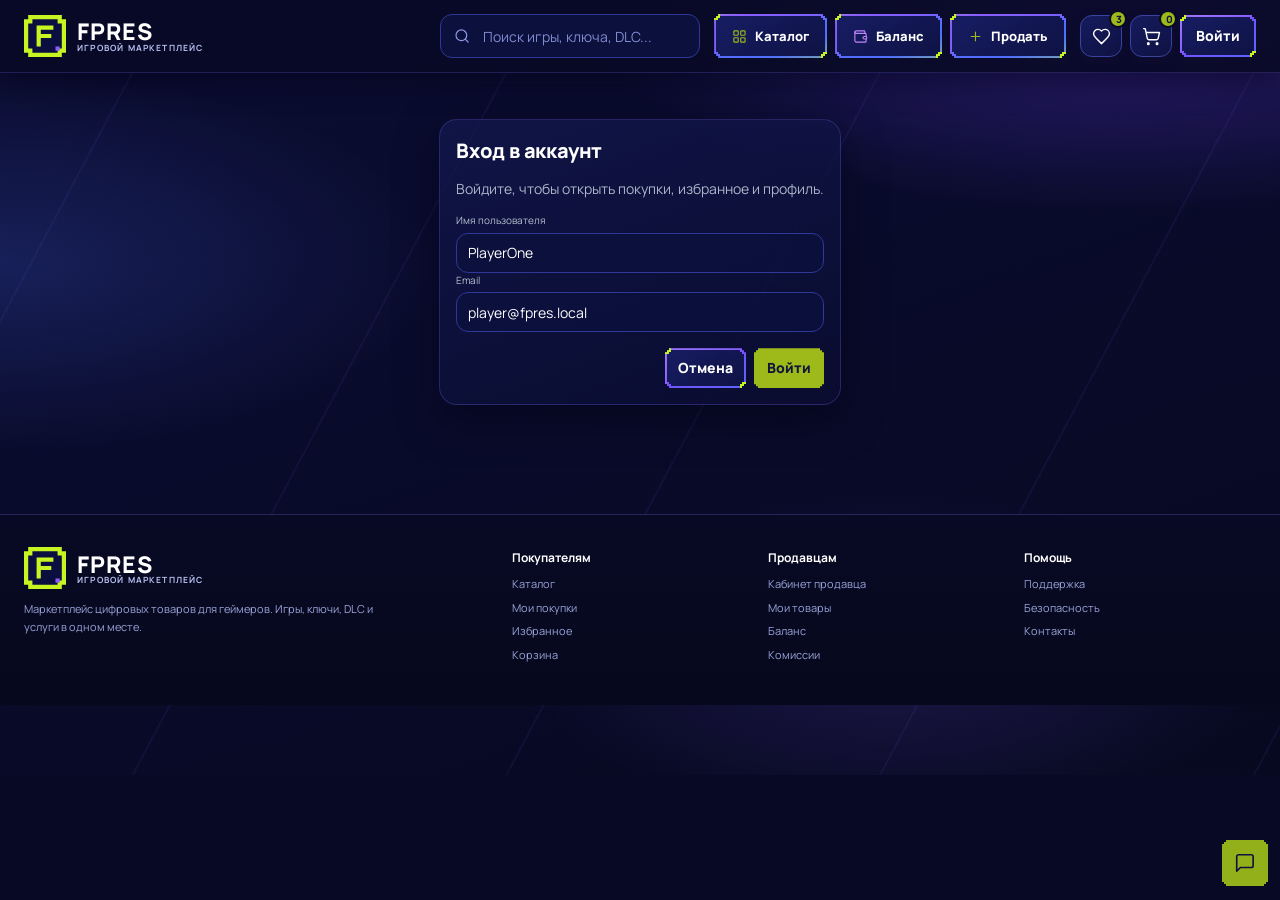
<file: account.html>
<!doctype html><html lang="ru"><head><meta charset="utf-8"><meta name="viewport" content="width=device-width,initial-scale=1,viewport-fit=cover"><meta name="theme-color" content="#1E1B4B"><title>account — FPRES</title><link rel="stylesheet" href="style.css?v=pixel-v10"><script src="data.js"></script><script src="app.js?v=pixel-v10" defer></script><link rel="preconnect" href="https://fonts.googleapis.com"><link rel="preconnect" href="https://fonts.gstatic.com" crossorigin><link href="https://fonts.googleapis.com/css2?family=Manrope:wght@500;700;800&family=Press+Start+2P&display=swap" rel="stylesheet"></head><body><main></main></body></html>
</file>
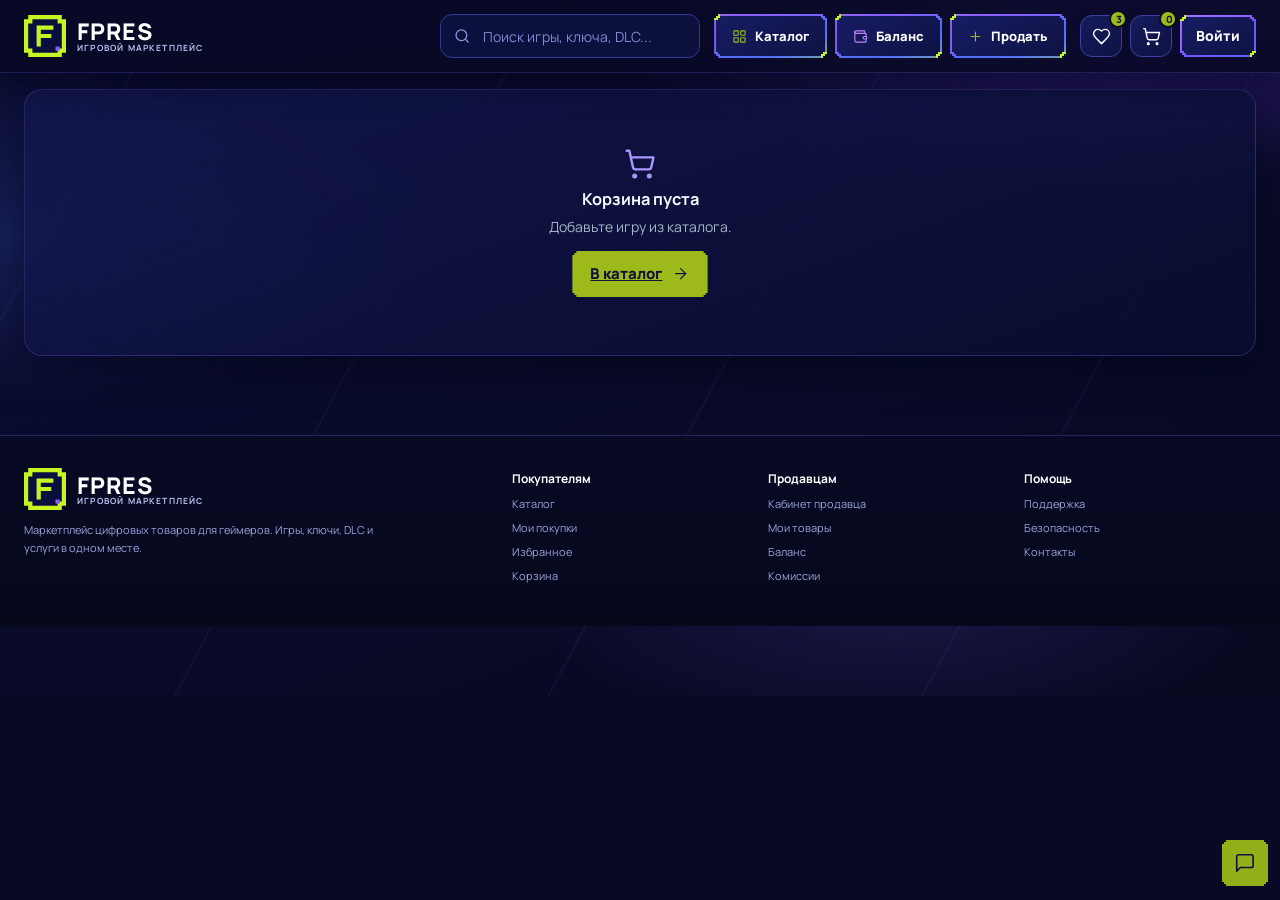
<file: cart.html>
<!doctype html><html lang="ru"><head><meta charset="utf-8"><meta name="viewport" content="width=device-width,initial-scale=1,viewport-fit=cover"><meta name="theme-color" content="#1E1B4B"><title>cart — FPRES</title><link rel="stylesheet" href="style.css?v=pixel-v10"><script src="data.js"></script><script src="app.js?v=pixel-v10" defer></script><link rel="preconnect" href="https://fonts.googleapis.com"><link rel="preconnect" href="https://fonts.gstatic.com" crossorigin><link href="https://fonts.googleapis.com/css2?family=Manrope:wght@500;700;800&family=Press+Start+2P&display=swap" rel="stylesheet"></head><body><main></main></body></html>
</file>
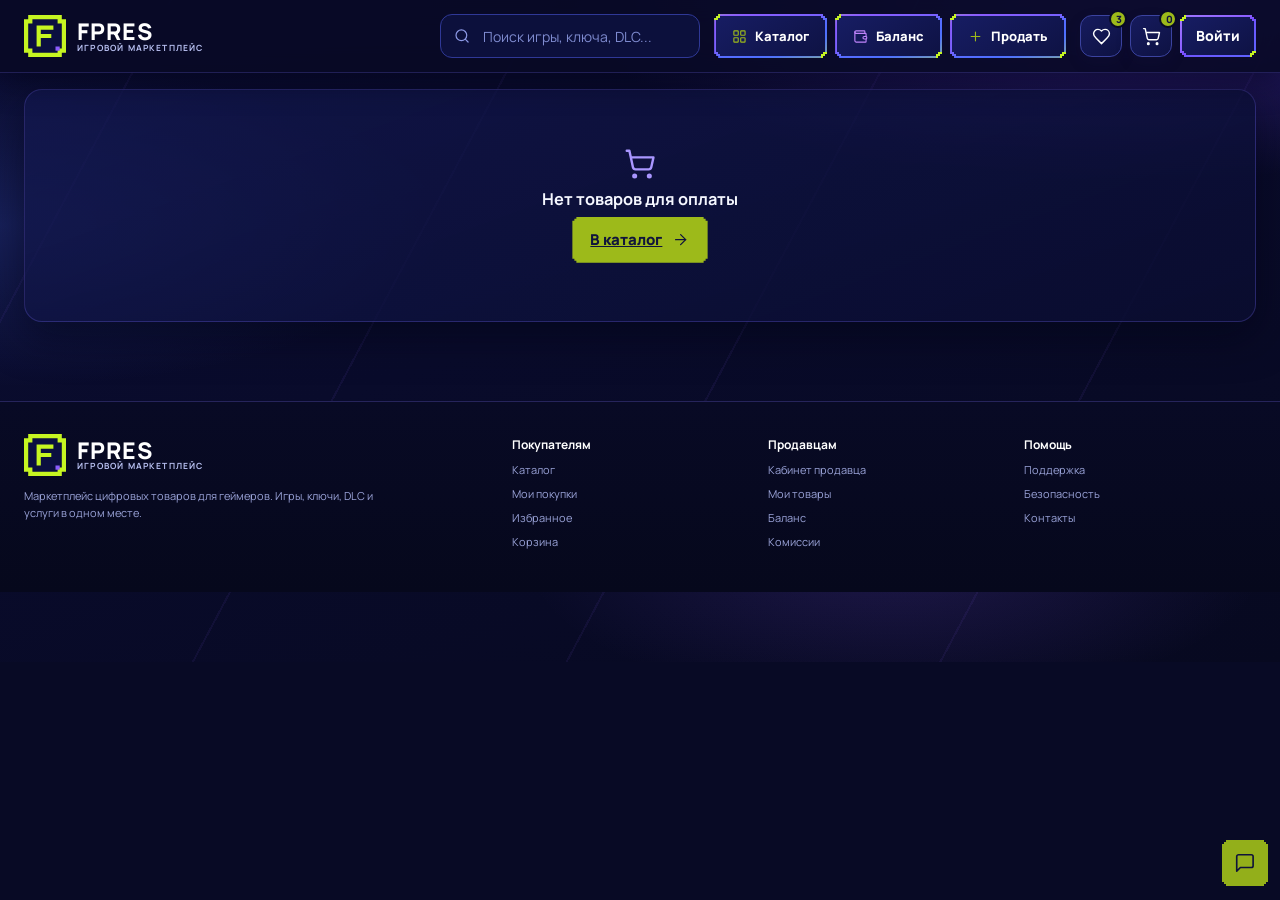
<file: checkout.html>
<!doctype html><html lang="ru"><head><meta charset="utf-8"><meta name="viewport" content="width=device-width,initial-scale=1,viewport-fit=cover"><meta name="theme-color" content="#1E1B4B"><title>checkout — FPRES</title><link rel="stylesheet" href="style.css?v=pixel-v10"><script src="data.js"></script><script src="app.js?v=pixel-v10" defer></script><link rel="preconnect" href="https://fonts.googleapis.com"><link rel="preconnect" href="https://fonts.gstatic.com" crossorigin><link href="https://fonts.googleapis.com/css2?family=Manrope:wght@500;700;800&family=Press+Start+2P&display=swap" rel="stylesheet"></head><body><main></main></body></html>
</file>
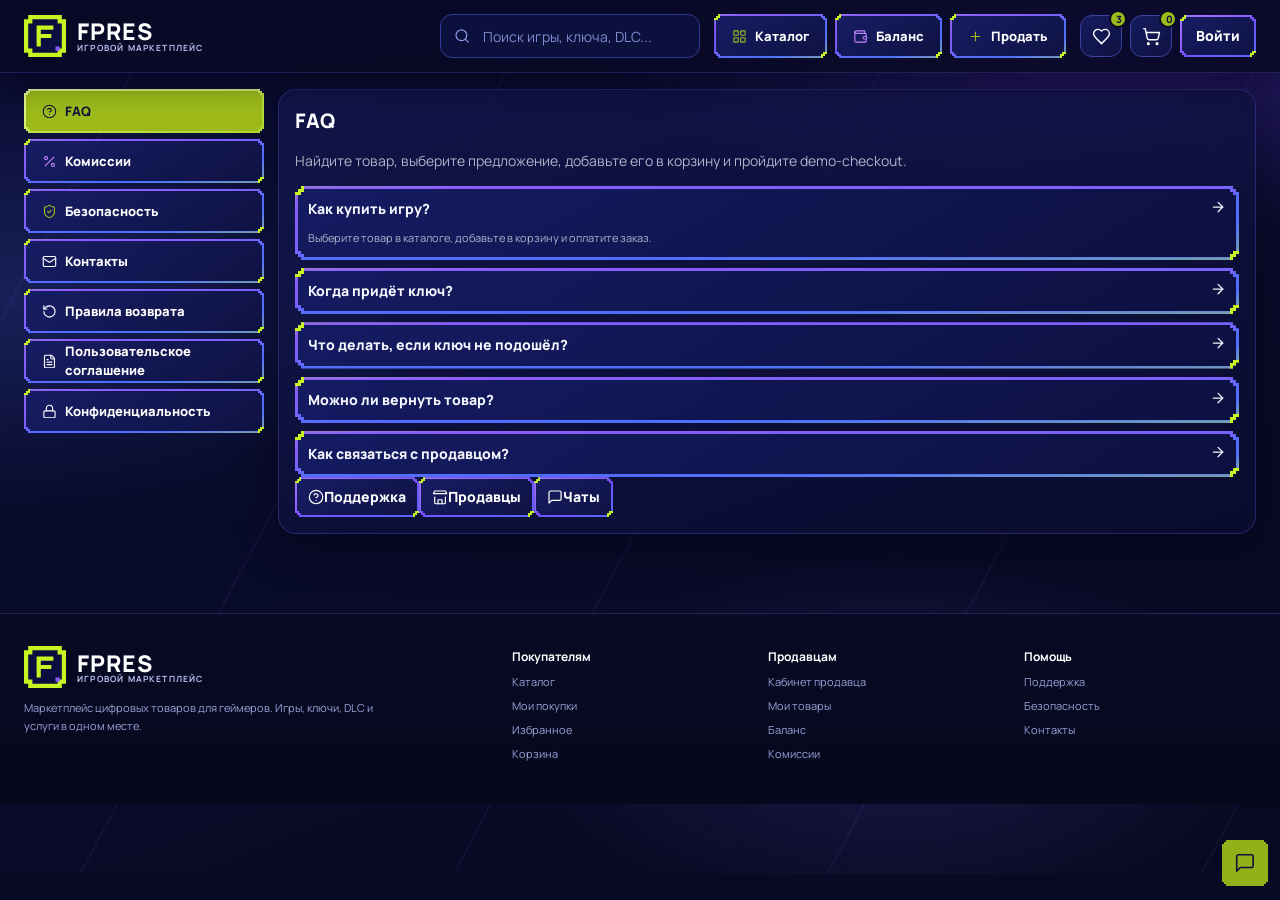
<file: info.html>
<!doctype html><html lang="ru"><head><meta charset="utf-8"><meta name="viewport" content="width=device-width,initial-scale=1,viewport-fit=cover"><meta name="theme-color" content="#1E1B4B"><title>Информация — FPRES</title><link rel="stylesheet" href="style.css?v=pixel-v10"><script src="data.js"></script><script src="app.js?v=pixel-v10" defer></script><link rel="preconnect" href="https://fonts.googleapis.com"><link rel="preconnect" href="https://fonts.gstatic.com" crossorigin><link href="https://fonts.googleapis.com/css2?family=Manrope:wght@500;700;800&family=Press+Start+2P&display=swap" rel="stylesheet"></head><body><main></main></body></html>
</file>
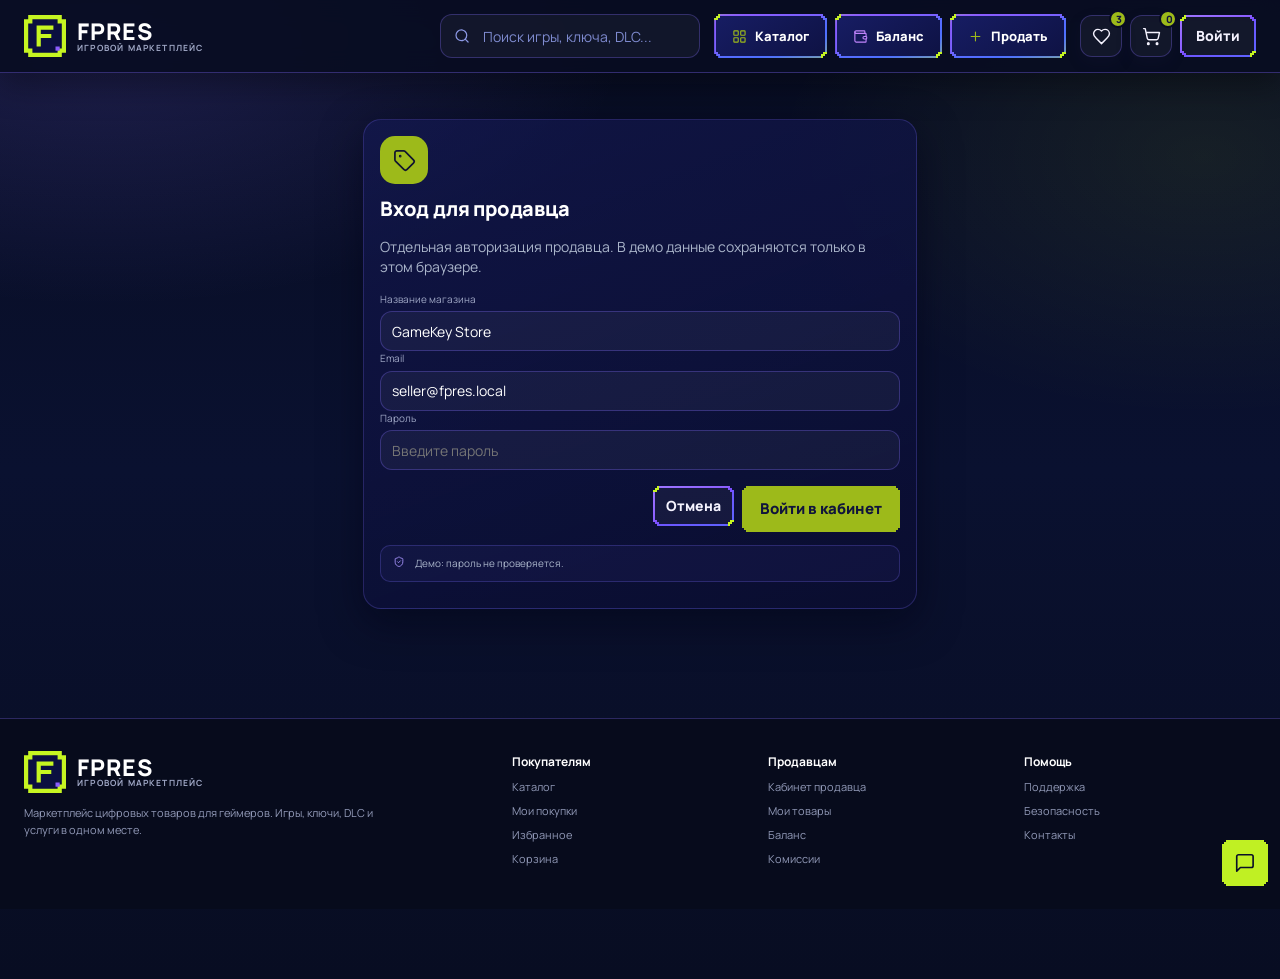
<file: seller-dark-preview.html>
<!doctype html>
<html lang="ru">
<head>
<meta charset="utf-8">
<meta name="viewport" content="width=device-width,initial-scale=1,viewport-fit=cover">
<meta name="theme-color" content="#080D22">
<title>FPRES — Seller Dark Preview</title>
<link rel="stylesheet" href="style.css?v=pixel-v10">
<script src="data.js"></script>
<script src="app.js?v=pixel-v10" defer></script>
<style>
/* ===== SELLER DARK GRADIENT LOCAL PREVIEW ===== */
html,body{background:#080D22!important;color:#F5F3FF!important}
body.sellerDarkPreview{
  background:
    radial-gradient(60% 40% at 8% 4%,rgba(128,107,255,.18),transparent 68%),
    radial-gradient(48% 38% at 94% 16%,rgba(204,255,37,.07),transparent 70%),
    linear-gradient(180deg,#080D22 0%,#0A1130 48%,#080D22 100%)!important;
}
body.sellerDarkPreview:before{
  content:"";position:fixed;inset:-15%;z-index:-2;pointer-events:none;
  background:
    repeating-linear-gradient(112deg,transparent 0 150px,rgba(128,107,255,.09) 151px,transparent 153px 285px),
    repeating-linear-gradient(22deg,transparent 0 210px,rgba(204,255,37,.035) 211px,transparent 213px 390px),
    radial-gradient(35% 30% at 24% 20%,rgba(128,107,255,.18),transparent 72%),
    radial-gradient(35% 30% at 78% 72%,rgba(76,52,180,.14),transparent 72%);
  filter:blur(.2px);
  transform:rotate(-4deg) scale(1.08);
  opacity:.9;
}
body.sellerDarkPreview:after{
  content:"";position:fixed;inset:0;z-index:-1;pointer-events:none;
  background:
    linear-gradient(90deg,transparent 0 18%,rgba(128,107,255,.055) 18.1%,transparent 18.3% 72%,rgba(128,107,255,.045) 72.1%,transparent 72.3%),
    linear-gradient(180deg,rgba(8,13,34,.08),rgba(8,13,34,.40) 58%,rgba(8,13,34,.62));
}
.sellerDarkPreview .header{
  background:rgba(8,13,34,.90)!important;
  border-bottom:1px solid rgba(128,107,255,.35)!important;
  box-shadow:0 12px 32px rgba(0,0,0,.34)!important;
}
.sellerDarkPreview .mark{background:#CCFF25!important;color:#0A102A!important;border-color:#050816!important;box-shadow:0 0 22px rgba(204,255,37,.15)!important}
.sellerDarkPreview .brand-name{color:#fff!important}.sellerDarkPreview .brand-sub{color:#9FA7C5!important}
.sellerDarkPreview .navlinks{color:#C5C9DE!important}.sellerDarkPreview .navlinks a:hover{color:#CCFF25!important}
.sellerDarkPreview .search{background:rgba(255,255,255,.045)!important;border-color:rgba(128,107,255,.30)!important;color:#fff!important}
.sellerDarkPreview .search:focus{border-color:#CCFF25!important;box-shadow:0 0 0 4px rgba(204,255,37,.10)!important}
.sellerDarkPreview .btn,.sellerDarkPreview .iconbtn,.sellerDarkPreview .sellerHeaderLink{
  background:rgba(255,255,255,.045)!important;color:#F5F3FF!important;border-color:rgba(128,107,255,.30)!important;
}
.sellerDarkPreview .btn.primary,.sellerDarkPreview .gameBuy,.sellerDarkPreview .buyWide{
  background:#CCFF25!important;color:#0A102A!important;border-color:#0A102A!important;
  box-shadow:0 0 24px rgba(204,255,37,.12)!important;
}
.sellerDarkPreview .pageTitle,.sellerDarkPreview .sectionHead h2,.sellerDarkPreview .breadcrumbs{color:#F5F3FF!important}
.sellerDarkPreview .breadcrumbs a,.sellerDarkPreview .sectionHead a{color:#AAA0FF!important}
.sellerDarkPreview .accountLayout{gap:18px}
.sellerDarkPreview .sideNav{
  background:rgba(10,16,42,.88)!important;
  border:1px solid rgba(128,107,255,.32)!important;
  box-shadow:0 18px 42px rgba(0,0,0,.26)!important;
}
.sellerDarkPreview .sideNav a{color:#AEB5D0!important;border-bottom-color:rgba(128,107,255,.14)!important}
.sellerDarkPreview .sideNav a:hover,.sellerDarkPreview .sideNav a.active{
  background:rgba(128,107,255,.13)!important;color:#fff!important;
  box-shadow:inset 3px 0 #CCFF25!important;
}
.sellerDarkPreview .sideNav a.active span{color:#CCFF25!important}
.sellerDarkPreview .sideNav b{color:#fff!important}
.sellerDarkPreview .sellerAuth,
.sellerDarkPreview .panel,
.sellerDarkPreview .metric,
.sellerDarkPreview .chart,
.sellerDarkPreview .listPanel,
.sellerDarkPreview .table,
.sellerDarkPreview .dashboardHero,
.sellerDarkPreview .notice{
  background:rgba(16,25,54,.88)!important;
  color:#F5F3FF!important;
  border-color:rgba(128,107,255,.32)!important;
  box-shadow:0 18px 42px rgba(0,0,0,.25)!important;
}
.sellerDarkPreview .dashboardHero{
  background:linear-gradient(135deg,#101936,#171E46 55%,#111534)!important;
}
.sellerDarkPreview .dashboardHero h2,.sellerDarkPreview .sellerAuth h1,.sellerDarkPreview .panel h3,.sellerDarkPreview .chart h3,.sellerDarkPreview .listPanel h3{color:#F5F3FF!important}
.sellerDarkPreview .dashboardHero p,.sellerDarkPreview .metric small,.sellerDarkPreview .fieldBlock label,.sellerDarkPreview .tableRow>div,.sellerDarkPreview .sellerAuth p{color:#9FA7C5!important}
.sellerDarkPreview .metric strong{color:#CCFF25!important}
.sellerDarkPreview .metric label{color:#C6CBDF!important}
.sellerDarkPreview .table{overflow:hidden}
.sellerDarkPreview .tableRow{border-color:rgba(128,107,255,.14)!important}
.sellerDarkPreview .tableRow.head{background:rgba(128,107,255,.10)!important;color:#DCE0F2!important}
.sellerDarkPreview .status{color:#CCFF25!important}
.sellerDarkPreview .field{
  background:rgba(255,255,255,.045)!important;color:#fff!important;border-color:rgba(128,107,255,.30)!important;
}
.sellerDarkPreview .field:focus{border-color:#CCFF25!important;box-shadow:0 0 0 3px rgba(204,255,37,.09)!important}
.sellerDarkPreview .dashIcon{
  background:#CCFF25!important;color:#0A102A!important;
  box-shadow:0 0 22px rgba(204,255,37,.10)!important;
}
.sellerDarkPreview .bar{background:linear-gradient(180deg,#806BFF,#4B3DB0)!important;box-shadow:0 0 18px rgba(128,107,255,.16)}
.sellerDarkPreview .barLabel{color:#8F98B7!important}
.sellerDarkPreview .listItem{border-bottom-color:rgba(128,107,255,.14)!important}
.sellerDarkPreview .listItem b{color:#CCFF25!important}
.sellerDarkPreview .chatFloat{background:#CCFF25!important;color:#0A102A!important;border-color:#0A102A!important}
.sellerDarkPreview .footer{background:#070B1C!important;border-top-color:rgba(128,107,255,.30)!important}
.sellerDarkPreview .footer p,.sellerDarkPreview .footer a{color:#929AB8!important}
.sellerDarkPreview .footer a:hover{color:#CCFF25!important}
</style>
<link rel="preconnect" href="https://fonts.googleapis.com"><link rel="preconnect" href="https://fonts.gstatic.com" crossorigin><link href="https://fonts.googleapis.com/css2?family=Manrope:wght@500;700;800&family=Press+Start+2P&display=swap" rel="stylesheet"></head>
<body class="sellerDarkPreview"><main></main></body>
</html>
</file>
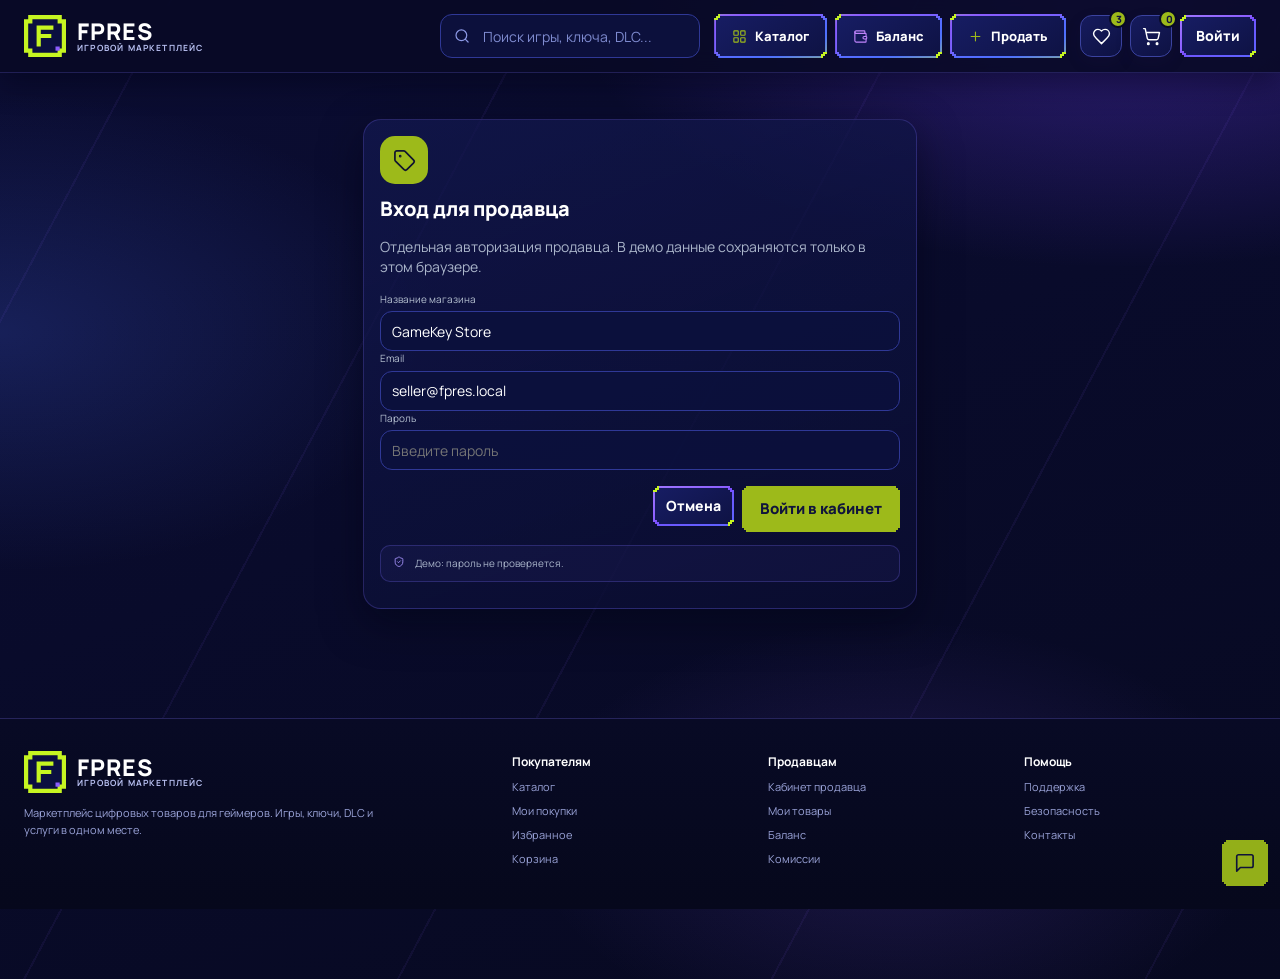
<file: seller-dashboard.html>
<!doctype html><html lang="ru"><head><meta charset="utf-8"><meta name="viewport" content="width=device-width,initial-scale=1,viewport-fit=cover"><meta name="theme-color" content="#1E1B4B"><title>seller-dashboard — FPRES</title><link rel="stylesheet" href="style.css?v=pixel-v10"><script src="data.js"></script><script src="app.js?v=pixel-v10" defer></script><link rel="preconnect" href="https://fonts.googleapis.com"><link rel="preconnect" href="https://fonts.gstatic.com" crossorigin><link href="https://fonts.googleapis.com/css2?family=Manrope:wght@500;700;800&family=Press+Start+2P&display=swap" rel="stylesheet"></head><body><main></main></body></html>
</file>
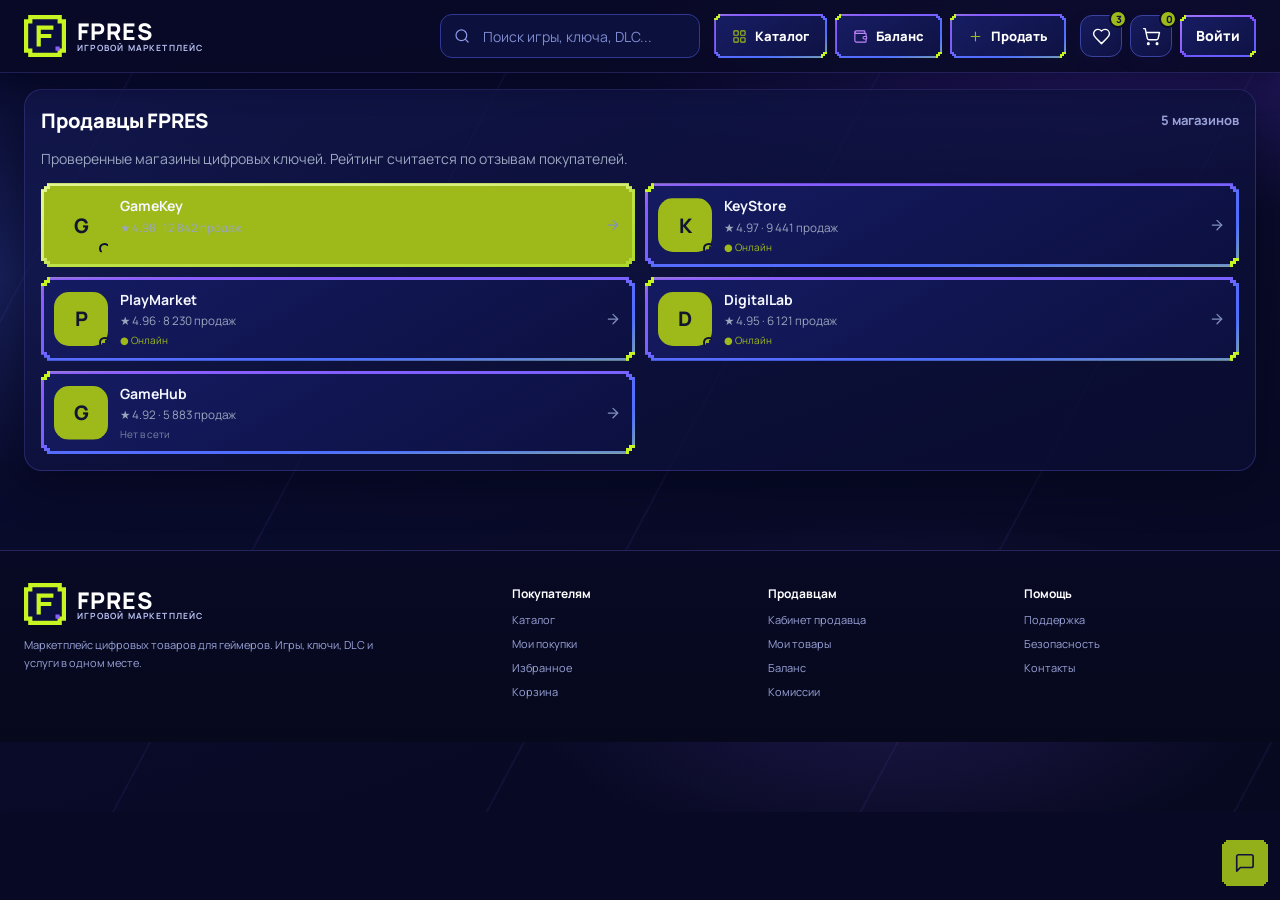
<file: sellers.html>
<!doctype html><html lang="ru"><head><meta charset="utf-8"><meta name="viewport" content="width=device-width,initial-scale=1,viewport-fit=cover"><meta name="theme-color" content="#1E1B4B"><title>Продавцы — FPRES</title><link rel="stylesheet" href="style.css?v=pixel-v10"><script src="data.js"></script><script src="app.js?v=pixel-v10" defer></script><link rel="preconnect" href="https://fonts.googleapis.com"><link rel="preconnect" href="https://fonts.gstatic.com" crossorigin><link href="https://fonts.googleapis.com/css2?family=Manrope:wght@500;700;800&family=Press+Start+2P&display=swap" rel="stylesheet"></head><body><main></main></body></html>
</file>
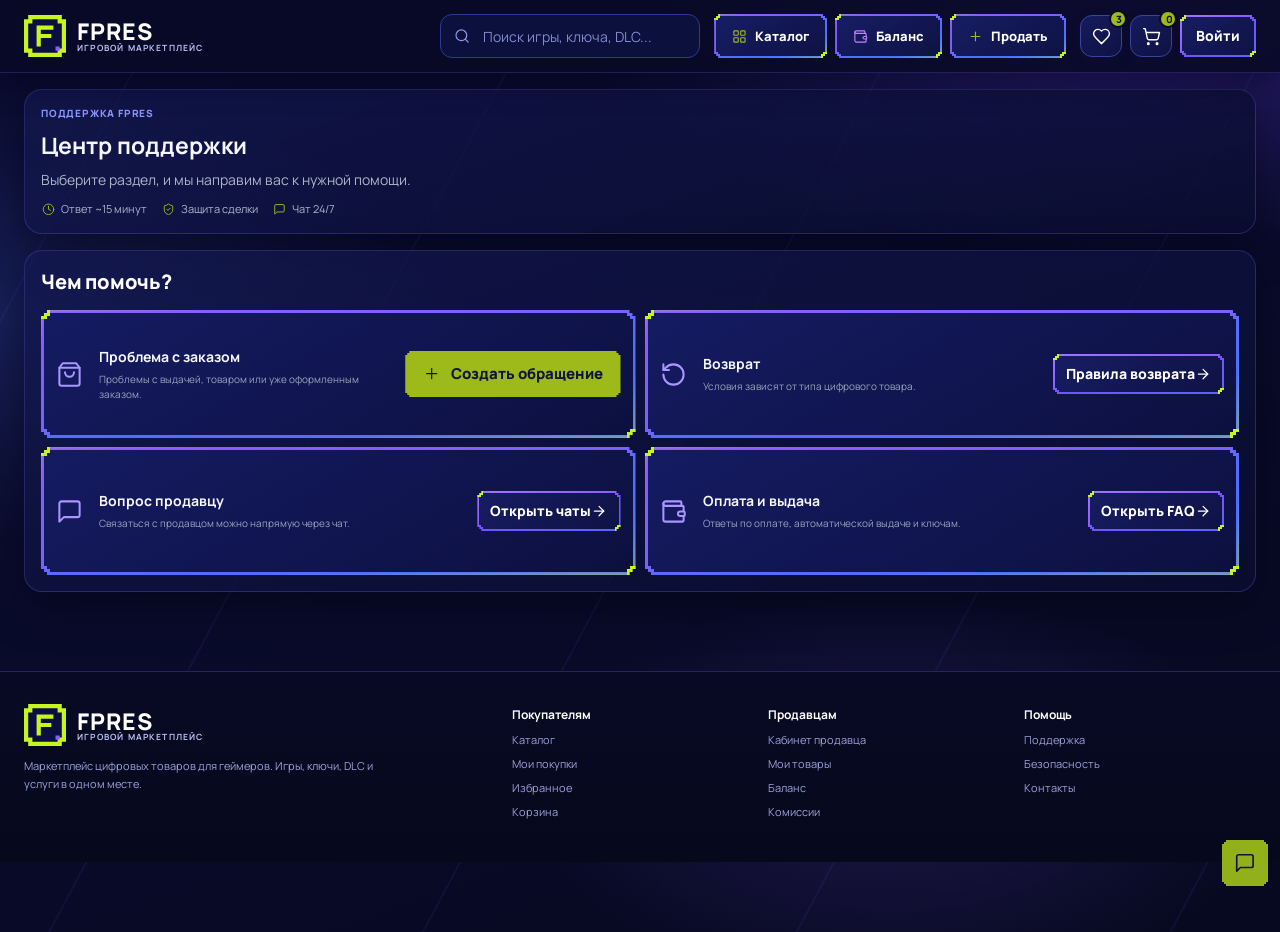
<file: support.html>
<!doctype html><html lang="ru"><head><meta charset="utf-8"><meta name="viewport" content="width=device-width,initial-scale=1,viewport-fit=cover"><meta name="theme-color" content="#1E1B4B"><title>Поддержка — FPRES</title><link rel="stylesheet" href="style.css?v=pixel-v10"><script src="data.js"></script><script src="app.js?v=pixel-v10" defer></script><link rel="preconnect" href="https://fonts.googleapis.com"><link rel="preconnect" href="https://fonts.gstatic.com" crossorigin><link href="https://fonts.googleapis.com/css2?family=Manrope:wght@500;700;800&family=Press+Start+2P&display=swap" rel="stylesheet"></head><body><main></main></body></html>
</file>
<file: style.css>
:root{--bg:#070b11;--panel:#0c121a;--panel2:#111925;--line:#1b2634;--line2:#293546;--text:#f4f6fb;--muted:#8b97aa;--muted2:#667287;--violet:#8f5cff;--green:#5fd596;--orange:#ff9c4d;--shadow:0 18px 50px rgba(0,0,0,.28);--r:16px}
*{box-sizing:border-box}html{scroll-behavior:smooth}body{margin:0;background:radial-gradient(circle at 78% -10%,rgba(123,86,220,.09),transparent 30%),var(--bg);color:var(--text);font:14px/1.45 Inter,ui-sans-serif,system-ui,-apple-system,BlinkMacSystemFont,"Segoe UI",sans-serif}a{color:inherit}button,input,select{font:inherit}.container{width:min(1220px,calc(100% - 32px));margin:auto}
.header{position:sticky;top:0;z-index:50;background:rgba(7,11,17,.94);backdrop-filter:blur(16px);border-bottom:1px solid rgba(255,255,255,.045)}.nav{min-height:68px;display:flex;align-items:center;gap:18px}.brand{display:flex;align-items:center;gap:9px;text-decoration:none;min-width:154px}.mark{width:30px;height:30px;border-radius:10px;background:linear-gradient(145deg,#9d76ff,#5e3ebd);display:grid;place-items:center;font-weight:900;color:#fff}.brand-name{font-weight:850;letter-spacing:.02em}.brand-sub{display:block;color:#7f8b9f;font-size:8px;letter-spacing:.16em}.navlinks{display:flex;gap:16px;color:#aeb7c7;font-size:13px}.navlinks a{text-decoration:none}.navlinks a:hover{color:#fff}.navsearch{flex:1;max-width:370px;margin-left:auto}.search{width:100%;height:42px;background:#0b121b;border:1px solid var(--line2);border-radius:12px;padding:0 14px;color:#fff;outline:none}.search:focus{border-color:#5b45a2;box-shadow:0 0 0 3px rgba(143,92,255,.09)}.actions{display:flex;gap:8px;align-items:center}.btn,.iconbtn{border:1px solid var(--line2);background:#0b121b;color:#e8edf6;border-radius:11px;height:40px;padding:0 13px;cursor:pointer;display:inline-flex;align-items:center;justify-content:center;text-decoration:none}.iconbtn{width:40px;padding:0}.btn.primary{background:var(--violet);border-color:var(--violet);font-weight:800}.iconbtn:hover,.btn:hover{background:#111a26}.cartBadge{position:absolute;top:-5px;right:-5px;background:var(--violet);border:2px solid var(--bg);width:18px;height:18px;border-radius:50%;display:grid;place-items:center;font-size:9px}.rel{position:relative}
.hero{padding:42px 0 20px}.heroBox{min-height:430px;border:1px solid var(--line);border-radius:22px;overflow:hidden;display:grid;grid-template-columns:1.1fr .9fr;background:#0a1018;box-shadow:var(--shadow)}.heroCopy{padding:44px;display:flex;flex-direction:column;justify-content:center}.eyebrow{color:#96a0b1;font-size:11px;letter-spacing:.18em;text-transform:uppercase;margin-bottom:15px}.hero h1{font-size:clamp(42px,5vw,70px);line-height:.98;letter-spacing:-.05em;margin:0 0 16px}.accent{color:#9c79ff}.hero p{color:#98a4b5;max-width:640px;font-size:15px;line-height:1.65;margin:0 0 22px}.heroSearch{position:relative;max-width:650px}.heroSearch input{height:56px;width:100%;background:#0b121b;border:1px solid #293546;border-radius:15px;color:#fff;padding:0 58px 0 18px;outline:none}.heroSearch button{position:absolute;right:6px;top:6px;width:44px;height:44px;border:0;border-radius:11px;background:var(--violet);color:#fff;cursor:pointer}.heroMedia{min-height:430px;position:relative}.heroMedia img{width:100%;height:100%;object-fit:cover}.heroMedia:after{content:"";position:absolute;inset:0;background:linear-gradient(90deg,#0a1018 0,rgba(10,16,24,.48) 28%,transparent 65%),linear-gradient(0deg,rgba(6,9,13,.48),transparent 50%)}
.trust{display:grid;grid-template-columns:repeat(4,1fr);gap:11px;margin:8px 0 26px}.trustCard{padding:14px;border:1px solid var(--line);background:#0b1119;border-radius:14px}.trustCard b{font-size:12px}.trustCard p{margin:4px 0 0;color:#7f8b9e;font-size:11px}.section{padding:26px 0}.sectionHead{display:flex;justify-content:space-between;align-items:end;gap:12px;margin-bottom:14px}.sectionHead h2{margin:0;font-size:21px;letter-spacing:-.02em}.sectionHead a{font-size:12px;color:#a996ff;text-decoration:none}.platforms{display:flex;gap:8px;overflow:auto;padding-bottom:3px}.platformChip{white-space:nowrap;padding:9px 12px;border:1px solid var(--line);background:#0b1119;border-radius:10px;color:#8f9aad;font-size:11px;cursor:pointer;text-decoration:none}.platformChip.active,.platformChip:hover{color:#fff;border-color:#5a45a0;background:#151326}
.categories{display:grid;grid-template-columns:repeat(6,1fr);gap:11px}.cat{padding:15px;background:#0c121a;border:1px solid var(--line);border-radius:15px;text-decoration:none;cursor:pointer}.cat:hover,.cat.active{border-color:#59439f;transform:translateY(-1px)}.catIcon{width:34px;height:34px;border-radius:10px;background:#17132a;color:#bbaaff;display:grid;place-items:center;margin-bottom:10px}.cat b{font-size:12px;font-weight:950;color:#1E1B4B}.cat span{display:block;color:#423A61;font-size:10px;margin-top:3px;font-weight:650}.cat:nth-child(4) b,.cat:nth-child(4) span{color:#fff}.cat:nth-child(5) b,.cat:nth-child(5) span{color:#2B1D52}
.gameGrid{display:grid;grid-template-columns:repeat(5,1fr);gap:12px}.gameCard{position:relative;background:var(--panel);border:1px solid var(--line);border-radius:15px;overflow:hidden;cursor:pointer;transition:.18s;min-width:0}.gameCard:hover{border-color:#384457;transform:translateY(-2px)}.gameCover{aspect-ratio:16/9;background:#101720;overflow:hidden}.gameCover img{width:100%;height:100%;object-fit:cover;display:block}.favGame{position:absolute;right:9px;top:9px;width:31px;height:31px;border-radius:9px;border:1px solid rgba(255,255,255,.16);background:rgba(7,11,17,.78);backdrop-filter:blur(7px);color:#e8edf5;display:grid;place-items:center;cursor:pointer;z-index:2}.favGame.active{color:#c5b5ff;border-color:#7255ca;background:#21183c}.gameBody{padding:12px}.gameTitle{font-size:13px;font-weight:760;white-space:nowrap;overflow:hidden;text-overflow:ellipsis}.gameMeta{font-size:10px;color:#778398;margin-top:4px}.rating{color:#ffc252}.gameBottom{display:flex;justify-content:space-between;gap:8px;align-items:end;margin-top:12px}.gamePrice{font-size:15px;font-weight:860}.gameBuy{border:0;border-radius:9px;background:#f3f6fb;color:#0a0d12;padding:8px 11px;font-weight:820;font-size:11px;cursor:pointer}
.deals{display:grid;grid-template-columns:2fr 1fr 1fr;gap:12px}.deal{position:relative;min-height:185px;border:1px solid var(--line);border-radius:17px;overflow:hidden;background:#0d131c;text-decoration:none}.deal img{width:100%;height:100%;object-fit:cover;display:block;opacity:.78}.dealOverlay{position:absolute;inset:0;padding:18px;background:linear-gradient(90deg,rgba(6,9,13,.91),rgba(6,9,13,.12) 75%)}.deal h3{font-size:19px;margin:0 0 8px}.deal p{margin:0;color:#aeb7c5;font-size:11px;max-width:280px}.tag{display:inline-block;font-size:9px;padding:5px 7px;border-radius:7px;background:rgba(143,92,255,.16);color:#c4b4ff;margin-bottom:8px;font-weight:800}
.sellerGrid{display:grid;grid-template-columns:repeat(4,1fr);gap:11px}.sellerCard{border:1px solid var(--line);background:#0b1119;border-radius:15px;padding:15px;display:flex;gap:11px;align-items:center;text-decoration:none}.avatar{width:43px;height:43px;border-radius:13px;background:linear-gradient(145deg,#2d2646,#151a24);display:grid;place-items:center;color:#d4c7ff;font-weight:850}.sellerCard b{font-size:12px}.sellerCard span{display:block;color:#778297;font-size:10px;margin-top:3px}.online{color:var(--green)!important}
.page{padding:32px 0}.breadcrumbs{font-size:11px;color:#738096;margin-bottom:12px}.breadcrumbs a{color:#9a87db;text-decoration:none}.pageTitle{font-size:32px;letter-spacing:-.035em;margin:0 0 20px}.toolbar{display:flex;justify-content:space-between;gap:12px;margin-bottom:14px}.select,.field{height:40px;background:#0b121b;border:1px solid var(--line2);border-radius:10px;color:#dfe6ef;padding:0 11px}.catalogLayout{display:grid;grid-template-columns:235px 1fr;gap:18px}.filters{border:1px solid var(--line);background:#0b1119;border-radius:15px;padding:15px;height:max-content;position:sticky;top:84px}.filterGroup{margin-bottom:18px}.filterGroup h4{font-size:11px;margin:0 0 9px}.filterOptions{display:flex;flex-wrap:wrap;gap:7px}.filterPill{border:1px solid var(--line2);background:#0d141d;color:#8e99ab;border-radius:9px;padding:7px 9px;font-size:10px;cursor:pointer}.filterPill.active{border-color:#5c46a6;color:#d7ceff;background:#17132a}.priceRow{display:flex;gap:7px}.priceRow input{width:50%;height:34px;background:#0b121b;border:1px solid var(--line2);border-radius:8px;color:#fff;padding:0 8px}.resultCount{font-size:11px;color:#7f8b9d;margin-bottom:9px}
.productLayout{display:grid;grid-template-columns:1.05fr .95fr;gap:18px}.mediaPanel,.detailPanel,.panel{border:1px solid var(--line);background:#0b1119;border-radius:18px;overflow:hidden}.mediaPanel img{display:block;width:100%;aspect-ratio:16/9;object-fit:cover}.detailPanel{padding:22px}.productMeta{color:#778398;font-size:11px;margin-bottom:8px}.productTitle{font-size:33px;line-height:1.05;margin:0 0 10px}.bigPrice{font-size:29px;font-weight:900;margin:19px 0 15px}.specList{display:grid;grid-template-columns:1fr 1fr;gap:9px;margin:15px 0}.spec{border:1px solid var(--line);background:#0d141d;border-radius:11px;padding:10px}.spec small{color:#718096;display:block;font-size:9px}.spec b{font-size:12px}.buyWide{height:48px;width:100%;border:0;border-radius:12px;background:var(--violet);color:#fff;font-weight:800;cursor:pointer}.offers{margin-top:24px}.offer{display:grid;grid-template-columns:1.2fr .7fr auto;gap:10px;align-items:center;padding:13px;border:1px solid var(--line);background:#0b1119;border-radius:12px;margin-bottom:8px}.offer b{font-size:12px}.offer span{display:block;font-size:10px;color:#7d899c}.miniBuy{border:1px solid var(--line2);background:#101824;color:#fff;border-radius:9px;padding:8px 11px;cursor:pointer}
.twoCol{display:grid;grid-template-columns:1.4fr .8fr;gap:16px}.cartList{display:grid;gap:10px}.cartItem{display:grid;grid-template-columns:100px 1fr auto;gap:12px;align-items:center;padding:12px;border:1px solid var(--line);background:#0b1119;border-radius:14px}.cartItem img{width:100px;aspect-ratio:16/9;object-fit:cover;border-radius:10px}.cartInfo b{font-size:13px}.cartInfo span{display:block;color:#7c889b;font-size:10px;margin-top:3px}.cartSummary{border:1px solid var(--line);background:#0b1119;border-radius:14px;padding:17px;height:max-content;position:sticky;top:84px}.summaryRow{display:flex;justify-content:space-between;margin:9px 0;color:#99a3b1}.summaryRow.total{font-size:18px;color:#fff;font-weight:850;border-top:1px solid var(--line);padding-top:13px}
.accountLayout{display:grid;grid-template-columns:225px 1fr;gap:16px}.sideNav{border:1px solid var(--line);background:#0b1119;border-radius:15px;padding:9px;height:max-content;position:sticky;top:84px}.sideNav a{display:flex;justify-content:space-between;gap:8px;padding:10px 11px;color:#8d99ab;text-decoration:none;border-radius:9px;font-size:12px}.sideNav a.active,.sideNav a:hover{background:#16132a;color:#fff}.profileHero{padding:18px;border:1px solid var(--line);background:linear-gradient(140deg,#111a27,#0b1119);border-radius:16px;display:flex;justify-content:space-between;gap:16px;align-items:center}.profileMain{display:flex;align-items:center;gap:13px}.profileAvatar{width:58px;height:58px;border-radius:16px;background:linear-gradient(145deg,#8f5cff,#46308d);display:grid;place-items:center;font-size:21px;font-weight:900}.profileMain h2{margin:0;font-size:19px}.profileMain p{margin:4px 0 0;color:#7f8b9e;font-size:11px}.statGrid{display:grid;grid-template-columns:repeat(4,1fr);gap:10px;margin:14px 0}.stat{padding:15px;border:1px solid var(--line);background:#0b1119;border-radius:14px}.stat small{display:block;color:#768297;font-size:10px}.stat strong{display:block;font-size:20px;margin-top:4px}
.dashboardHero{display:flex;justify-content:space-between;gap:16px;align-items:center;padding:20px;border:1px solid var(--line);background:linear-gradient(140deg,#111a27,#0b1119);border-radius:16px}.dashMain{display:flex;gap:13px;align-items:center}.dashIcon{width:52px;height:52px;border-radius:14px;background:#17132a;color:#bdaeff;display:grid;place-items:center;font-size:22px}.dashMain h2{margin:0;font-size:20px}.dashMain p{margin:4px 0 0;color:#7e899d;font-size:11px}.metricGrid{display:grid;grid-template-columns:repeat(4,1fr);gap:10px;margin:14px 0}.metric{padding:14px;border:1px solid var(--line);background:#0b1119;border-radius:14px}.metric label{font-size:10px;color:#778398}.metric strong{display:block;font-size:21px;margin-top:5px}.metric small{color:var(--green);font-size:10px}.dashGrid{display:grid;grid-template-columns:1.35fr .8fr;gap:14px}.chart,.listPanel{padding:17px;border:1px solid var(--line);background:#0b1119;border-radius:15px}.chart h3,.listPanel h3{margin:0 0 12px;font-size:13px}.bars{height:180px;display:flex;align-items:end;gap:9px}.bar{flex:1;background:linear-gradient(#8f5cff,#3a286d);border-radius:7px 7px 2px 2px;min-height:28px}.barLabel{font-size:9px;color:#6e7a8f;text-align:center;margin-top:5px}.listItem{display:flex;justify-content:space-between;gap:12px;padding:11px 0;border-top:1px solid var(--line);font-size:11px}.listItem:first-child{border-top:0;padding-top:0}.listItem span{color:#7f8b9e}.miniStat{display:grid;grid-template-columns:1fr 1fr;gap:8px;margin-top:12px}.miniBox{padding:10px;border:1px solid var(--line);background:#0e151f;border-radius:10px}.miniBox b{font-size:13px}.miniBox span{display:block;color:#778398;font-size:9px;margin-top:2px}
.formGrid{display:grid;grid-template-columns:1fr 1fr;gap:12px}.fieldBlock label{display:block;font-size:10px;color:#8793a6;margin-bottom:5px}.field{width:100%;height:40px;background:#0b121b;border:1px solid var(--line2);border-radius:10px;color:#fff;padding:0 11px;outline:none}
.table{border:1px solid var(--line);background:#0b1119;border-radius:14px;overflow:hidden}.tableRow{display:grid;grid-template-columns:1.35fr .75fr .75fr .7fr;padding:12px;border-top:1px solid var(--line);font-size:11px;align-items:center}.tableRow.head{background:#0e151f;border-top:0;color:#768297}.status{color:var(--green)}.empty{padding:34px;text-align:center}.empty h3{margin:0 0 7px}.empty p{color:#8792a4;margin:0 0 14px}
.footer{border-top:1px solid #151d28;margin-top:35px;padding:32px 0 42px;color:#748095}.footerGrid{display:grid;grid-template-columns:2fr repeat(3,1fr);gap:24px}.footer b{color:#fff;font-size:12px}.footer a{display:block;text-decoration:none;color:#758095;font-size:11px;margin-top:8px}.footer p{font-size:11px;line-height:1.6;max-width:350px}
.toast{position:fixed;left:50%;bottom:18px;transform:translate(-50%,120px);padding:11px 15px;background:#131b27;border:1px solid #334052;border-radius:11px;box-shadow:var(--shadow);z-index:100;color:#fff;font-size:12px;transition:.22s}.toast.show{transform:translate(-50%,0)}.modalBack{position:fixed;inset:0;background:rgba(0,0,0,.62);backdrop-filter:blur(6px);display:none;align-items:center;justify-content:center;z-index:90}.modalBack.show{display:flex}.modal{width:min(460px,calc(100% - 28px));border:1px solid var(--line2);background:#0b1119;border-radius:18px;padding:20px;box-shadow:var(--shadow)}.modal h3{margin:0 0 6px}.modal p{color:#7e8a9d;font-size:11px;margin-top:0}.modalActions{display:flex;justify-content:flex-end;gap:8px;margin-top:15px}
@media(max-width:1040px){.navlinks{display:none}.heroBox{grid-template-columns:1fr}.heroMedia{min-height:260px}.categories{grid-template-columns:repeat(3,1fr)}.gameGrid{grid-template-columns:repeat(3,1fr)}.sellerGrid{grid-template-columns:repeat(2,1fr)}.trust{grid-template-columns:repeat(2,1fr)}.catalogLayout,.accountLayout{grid-template-columns:1fr}.filters,.sideNav{position:static}.productLayout,.twoCol,.dashGrid{grid-template-columns:1fr}.cartSummary{position:static}.metricGrid,.statGrid{grid-template-columns:repeat(2,1fr)}}
@media(max-width:640px){.container{width:min(100% - 20px,1220px)}.nav{min-height:58px;flex-wrap:wrap;padding:7px 0}.brand{min-width:134px}.navsearch{order:4;flex-basis:100%;max-width:none}.actions{margin-left:auto}.actions .btn.ghost,.actions .btn.primary{display:none}.hero{padding-top:26px}.heroCopy{padding:28px 22px}.hero h1{font-size:39px}.hero p{font-size:14px}.heroMedia{min-height:195px}.categories{grid-template-columns:1fr 1fr}.gameGrid{grid-template-columns:1fr 1fr;gap:10px}.sellerGrid,.trust{grid-template-columns:1fr 1fr}.deals{grid-template-columns:1fr}.deal:first-child{grid-column:auto}.pageTitle{font-size:27px}.toolbar{flex-direction:column}.profileHero,.dashboardHero{align-items:flex-start;flex-direction:column}.statGrid,.metricGrid{grid-template-columns:1fr 1fr}.tableRow{grid-template-columns:1.2fr .7fr .8fr}.tableRow>div:last-child{display:none}.formGrid{grid-template-columns:1fr}.cartItem{grid-template-columns:75px 1fr}.cartItem img{width:75px}.cartItem .miniBuy{grid-column:2}.footerGrid{grid-template-columns:1fr 1fr}.footerGrid>div:first-child{grid-column:1/-1}.specList{grid-template-columns:1fr 1fr}.offer{grid-template-columns:1fr auto}.offer .offerHide{display:none}}

/* FPRES interaction + auxiliary pages */
.searchSuggest{position:absolute;left:0;right:0;top:48px;background:#0b1119;border:1px solid var(--line2);border-radius:13px;box-shadow:var(--shadow);overflow:hidden;z-index:70}.suggestItem{display:flex;gap:10px;align-items:center;padding:10px 12px;text-decoration:none;border-top:1px solid var(--line)}.suggestItem:first-child{border-top:0}.suggestItem img{width:58px;height:33px;object-fit:cover;border-radius:7px;background:#111722}.suggestItem b{font-size:11px}.suggestItem span{display:block;font-size:9px;color:#778398}.qty{display:inline-flex;align-items:center;border:1px solid var(--line2);border-radius:9px;overflow:hidden}.qty button{width:31px;height:31px;border:0;background:#101722;color:#fff;cursor:pointer}.qty span{min-width:28px;text-align:center;font-size:11px}.inlineActions{display:flex;gap:8px;flex-wrap:wrap;margin-top:13px}.notice{padding:12px;border:1px solid var(--line);background:#0e151f;border-radius:11px;color:#8995a7;font-size:11px}.chatLayout{display:grid;grid-template-columns:260px 1fr;gap:14px}.chatList,.chatBox,.faqCard,.infoCard{border:1px solid var(--line);background:#0b1119;border-radius:15px}.chatList{overflow:hidden}.chatThread{display:flex;gap:9px;padding:12px;border-top:1px solid var(--line);cursor:pointer}.chatThread:first-child{border-top:0}.chatThread.active,.chatThread:hover{background:#15132a}.chatThread b{font-size:11px}.chatThread span{display:block;color:#778399;font-size:9px}.chatBox{min-height:420px;padding:16px;display:flex;flex-direction:column}.messages{flex:1;display:flex;flex-direction:column;gap:9px}.bubble{max-width:78%;padding:9px 11px;border-radius:12px;background:#111a26;color:#dfe5ee;font-size:11px}.bubble.me{align-self:flex-end;background:#24194a}.chatComposer{display:flex;gap:8px;margin-top:12px}.chatComposer input{flex:1}.faqGrid,.infoGrid{display:grid;grid-template-columns:repeat(2,1fr);gap:12px}.faqCard,.infoCard{padding:16px}.faqCard h3,.infoCard h3{margin:0 0 6px;font-size:13px}.faqCard p,.infoCard p{margin:0;color:#818da0;font-size:11px;line-height:1.6}.emptyIcon{font-size:28px;margin-bottom:8px}.orderHero{padding:18px;border:1px solid var(--line);background:linear-gradient(140deg,#111a27,#0b1119);border-radius:16px}.segmented{display:flex;gap:6px;flex-wrap:wrap}.segmented .filterPill{min-width:110px;text-align:center}.productMini{display:flex;gap:11px;align-items:center;padding:11px 0;border-top:1px solid var(--line)}.productMini:first-child{border-top:0}.productMini img{width:82px;height:46px;object-fit:cover;border-radius:8px}.productMini b{font-size:11px}.productMini span{display:block;color:#778399;font-size:9px;margin-top:3px}
@media(max-width:760px){.chatLayout{grid-template-columns:1fr}.chatList{display:flex;overflow:auto}.chatThread{min-width:150px;border-top:0;border-left:1px solid var(--line)}.faqGrid,.infoGrid{grid-template-columns:1fr}.searchSuggest{top:46px}.table{overflow:auto}.tableRow{min-width:520px}}

/* FPRES layout refinements */
.trustClickable{display:block;text-decoration:none;color:inherit;cursor:pointer;transition:transform .18s,border-color .18s,background .18s}.trustClickable:hover{transform:translateY(-2px);border-color:#5a45a0;background:#101621}.chatFloat{position:fixed;right:22px;bottom:22px;z-index:55;display:inline-flex;align-items:center;gap:8px;padding:10px 13px;border:1px solid #3a315b;background:#161326;color:#fff;text-decoration:none;border-radius:13px;box-shadow:0 12px 30px rgba(0,0,0,.34);font-size:12px;font-weight:800}.chatFloat:hover{background:#211a39;border-color:#6550ad}.chatFloatIcon{font-size:16px;line-height:1}.chatFloatText{line-height:1}.sellerEntry{display:flex;justify-content:space-between;align-items:center;gap:20px;padding:18px 20px;border:1px solid var(--line);background:linear-gradient(140deg,#0f151f,#0b1119);border-radius:15px}.sellerEntry h3{margin:0;font-size:15px}.sellerEntry p{margin:4px 0 0;color:#7f8b9e;font-size:11px;line-height:1.5}.sellerEntry .eyebrow{font-size:9px}.sellerEntry.compact{margin-top:14px}.sellerEntry.compact>div{flex:1}.sellerEntry.compact .btn{white-space:nowrap}.actions .btn.ghost{min-width:76px}
@media(max-width:640px){.actions .btn.ghost{display:inline-flex;min-width:0;padding:0 10px}.chatFloat{right:12px;bottom:14px;padding:10px 12px}.sellerEntry{align-items:flex-start;flex-direction:column}.sellerEntry .btn{width:100%}.sellerEntry.compact .btn{width:auto}.trustClickable{min-height:68px}}

/* Seller header CTA */
.sellerHeaderLink{height:40px;display:inline-flex;align-items:center;padding:0 12px;border:1px solid #2d3747;background:#0b121b;border-radius:10px;color:#a996ff;text-decoration:none;font-size:12px;font-weight:800;white-space:nowrap;transition:.18s}.sellerHeaderLink:hover{color:#fff;border-color:#5a45a0;background:#151326}
@media(max-width:1040px){.sellerHeaderLink{display:inline-flex}}
@media(max-width:640px){.sellerHeaderLink{height:38px;padding:0 9px;font-size:10px}.actions{gap:6px}}

.sideLogout{width:100%;margin-top:8px;height:38px;border:1px solid #2d3747;background:#0b121b;border-radius:10px;color:#8f9aad;font:inherit;font-size:11px;cursor:pointer;text-align:left;padding:0 11px}.sideLogout:hover{color:#fff;border-color:#5a45a0;background:#151326}

.sellerAuth{max-width:620px;margin:40px auto;padding:26px}.sellerAuth .pageTitle{margin-bottom:8px}.sellerAuth .dashIcon{margin-bottom:12px;width:42px;height:42px;border-radius:12px;display:grid;place-items:center;background:#161326;color:#a996ff;border:1px solid #3a315b}


/* ===== FPRES VISUAL SYSTEM FINAL ===== */
:root{
  --fp-bg:#F8FAFC;
  --fp-surface:rgba(255,255,255,.92);
  --fp-surface-2:#F4F1FF;
  --fp-ink:#15112F;
  --fp-indigo:#1E1B4B;
  --fp-purple:#C084FC;
  --fp-lime:#8EA51C;
  --fp-muted:#6B687F;
  --fp-line:#D7D3E8;
  --fp-shadow:0 12px 30px rgba(30,27,75,.12),0 2px 6px rgba(30,27,75,.06);
  --fp-shadow-hover:0 18px 38px rgba(30,27,75,.16),0 5px 12px rgba(30,27,75,.06);
}
html,body{background:var(--fp-bg);color:var(--fp-ink)}
body{
  position:relative;
  isolation:isolate;
  overflow-x:hidden;
  background:
    radial-gradient(90% 55% at 8% 8%,rgba(192,132,252,.17),transparent 56%),
    radial-gradient(85% 60% at 92% 18%,rgba(163,230,53,.16),transparent 55%),
    linear-gradient(180deg,#F8FAFC 0%,#F8F7FC 52%,#EEF2F4 100%);
}
body:before{
  content:"";
  position:fixed;inset:-12%;
  z-index:-2;
  pointer-events:none;
  background:
    radial-gradient(32% 28% at 18% 24%,rgba(163,230,53,.28),transparent 72%),
    radial-gradient(35% 30% at 72% 26%,rgba(192,132,252,.30),transparent 72%),
    radial-gradient(36% 32% at 54% 76%,rgba(163,230,53,.18),transparent 72%),
    radial-gradient(28% 26% at 14% 82%,rgba(192,132,252,.20),transparent 72%);
  filter:blur(42px);
  opacity:.88;
  transform:scale(1.06);
}
body:after{
  content:"";position:fixed;inset:0;z-index:-1;pointer-events:none;
  background:linear-gradient(180deg,rgba(248,250,252,.36),rgba(248,250,252,.74) 58%,rgba(248,250,252,.92));
}
.container{width:min(1240px,calc(100% - 34px))}
.header{
  background:rgba(30,27,75,.96);
  border-bottom:3px solid var(--fp-lime);
  box-shadow:0 9px 26px rgba(30,27,75,.16);
  backdrop-filter:blur(18px);
}
.nav{min-height:76px;gap:16px}
.mark{
  width:38px;height:38px;border-radius:13px;
  background:var(--fp-lime);color:var(--fp-indigo);
  border:2px solid #090914;box-shadow:0 4px 12px rgba(0,0,0,.16);
}
.brand-name{color:#fff;font-weight:950;letter-spacing:.1em}
.brand-sub{color:rgba(255,255,255,.66)}
.navlinks{color:rgba(255,255,255,.76);gap:17px}
.navlinks a:hover{color:var(--fp-lime)}
.search{
  height:44px;border:2px solid rgba(255,255,255,.17);
  border-radius:14px;background:rgba(255,255,255,.08);color:#fff;
}
.search:focus{border-color:var(--fp-lime);box-shadow:0 0 0 4px rgba(163,230,53,.14)}
.btn,.iconbtn,.sellerHeaderLink{
  border-radius:14px;
  box-shadow:0 6px 16px rgba(30,27,75,.12);
}
.btn:hover,.iconbtn:hover,.sellerHeaderLink:hover{transform:translateY(-2px);box-shadow:0 11px 24px rgba(30,27,75,.15)}
.btn.primary,.gameBuy,.buyWide{
  background:var(--fp-lime);color:var(--fp-indigo);
  border:2px solid var(--fp-indigo);font-weight:950;
}
.sellerHeaderLink{border:2px solid var(--fp-purple);background:rgba(192,132,252,.10);color:#fff}
.themeToggle{min-width:40px;font-size:16px}
.hero{padding:34px 0 24px}
.heroBox{
  border:2px solid var(--fp-indigo);
  border-radius:26px;
  overflow:hidden;
  box-shadow:var(--fp-shadow-hover);
  background:linear-gradient(135deg,#1E1B4B 0%,#29235E 58%,#151235 100%);
}
.heroCopy{padding:42px 40px}
.heroMedia{border-left:1px solid rgba(255,255,255,.08)}
.heroSearch input,.heroSearch button{border-radius:14px}
.section{padding:31px 0}
.sectionHead h2,.pageTitle,.productTitle{color:var(--fp-indigo);font-weight:950}
.sectionHead a{color:#5B21B6;font-weight:850}
.trust{gap:13px;margin:10px 0 31px}
.trustCard,.sellerCard,.filters,.panel,.mediaPanel,.detailPanel,.chatList,.chatBox,.faqCard,.infoCard,.sellerEntry,.orderHero,.notice,.sellerAuth,.offer,.spec,.cartItem,.cartSummary,.stat,.profileHero{
  background:var(--fp-surface);
  border:2px solid var(--fp-indigo);
  border-radius:20px;
  box-shadow:var(--fp-shadow);
}
.trustCard,.sellerCard{transition:transform .18s ease,box-shadow .18s ease,border-color .18s ease}
.trustClickable:hover,.sellerCard:hover{transform:translateY(-4px);box-shadow:var(--fp-shadow-hover)}
.trustCard p,.sellerCard span,.sellerEntry p,.notice,.faqCard p,.infoCard p,.resultCount,.productMeta,.gameMeta,.breadcrumbs{color:var(--fp-muted)}
.platforms{display:flex;gap:10px;flex-wrap:wrap;align-items:stretch}
.platformChip{
  flex:0 0 auto;
  min-width:112px;
  min-height:42px;
  padding:10px 14px;
  display:inline-flex;align-items:center;justify-content:center;
  background:rgba(255,255,255,.92);color:var(--fp-indigo);
  border:2px solid var(--fp-indigo);border-radius:14px;
  font-weight:850;text-decoration:none;
  box-shadow:0 6px 14px rgba(30,27,75,.09);
  transition:transform .16s ease,background .16s ease,box-shadow .16s ease;
}
.platformChip:hover{background:var(--fp-purple);transform:translateY(-2px);box-shadow:0 10px 20px rgba(30,27,75,.13)}
.platformChip.active{background:var(--fp-lime);transform:translateY(-2px);box-shadow:0 10px 20px rgba(30,27,75,.13)}
.categories{gap:14px}
.cat{
  min-width:0;min-height:138px;padding:17px;
  display:flex;flex-direction:column;align-items:flex-start;justify-content:flex-start;
  overflow:hidden;
  border:3px solid var(--fp-indigo);border-radius:20px;
  box-shadow:var(--fp-shadow);
  transition:transform .18s ease,box-shadow .18s ease,background .18s ease;
}
.cat:nth-child(1){background:var(--fp-purple);color:var(--fp-indigo)}
.cat:nth-child(2){background:var(--fp-lime);color:var(--fp-indigo)}
.cat:nth-child(3){background:#B993F3;color:var(--fp-indigo)}
.cat:nth-child(4){background:var(--fp-indigo);color:#fff}
.cat:nth-child(5){background:#E9D5FF;color:var(--fp-indigo)}
.cat:nth-child(6){background:#A78BFA;color:var(--fp-indigo)}
.cat:hover,.cat.active{transform:translateY(-4px);box-shadow:var(--fp-shadow-hover)}
.catIcon{
  width:42px;height:42px;flex:0 0 42px;
  display:grid;place-items:center;margin-bottom:13px;
  border-radius:14px;background:var(--fp-indigo);color:var(--fp-lime);
  border:0;box-shadow:none;
}
.cat:nth-child(4) .catIcon{background:var(--fp-lime);color:var(--fp-indigo)}
.catIcon svg{width:22px;height:22px;display:block;fill:none;stroke:currentColor;stroke-width:1.9;stroke-linecap:round;stroke-linejoin:round}
.cat b{font-size:12px;line-height:1.2;font-weight:950}
.cat span{margin-top:4px;font-size:10px;line-height:1.35;opacity:.72}
.gameGrid{gap:16px}
.gameCard{
  overflow:hidden;background:var(--fp-surface);
  border:3px solid var(--fp-indigo);border-radius:22px;
  box-shadow:var(--fp-shadow);
  transition:transform .18s ease,box-shadow .18s ease;
}
.gameCard:hover{transform:translateY(-5px);box-shadow:var(--fp-shadow-hover)}
.gameCover{overflow:hidden;background:#DDD8EC}
.gameCover img{transition:transform .25s ease}
.gameCard:hover .gameCover img{transform:scale(1.035)}
.gameBody{padding:14px}
.gameTitle,.gamePrice{color:var(--fp-indigo);font-weight:950}
.gameBuy{border-radius:14px;box-shadow:0 6px 14px rgba(30,27,75,.12)}
.favGame{border-radius:13px;box-shadow:0 7px 16px rgba(30,27,75,.14)}
.deal{border:3px solid var(--fp-indigo);border-radius:21px;overflow:hidden;box-shadow:var(--fp-shadow)}
.deal:hover{transform:translateY(-4px);box-shadow:var(--fp-shadow-hover)}
.tag{border-radius:999px;box-shadow:none}
.chatFloat{
  border:2px solid var(--fp-indigo);border-radius:15px;
  background:var(--fp-lime);color:var(--fp-indigo);
  box-shadow:0 10px 24px rgba(30,27,75,.15);
}
.footer{
  background:#1E1B4B;
  border-top:3px solid #8EA51C;
  color:#F8FAFC;
}
.footer .brand-name,.footer b{color:#FFFFFF}
.footer .brand-sub{color:#DCD6F5}
.footer p{color:#D9D4E9}
.footer a{color:#EEEAF8}
.footer a:hover{color:#8EA51C}
.chatFloat{border-color:#1E1B4B;background:#8EA51C;color:#1E1B4B}
.chatFloat:hover{background:#C084FC;color:#1E1B4B;border-color:#1E1B4B}
.select,.field,.priceRow input{
  border:2px solid var(--fp-indigo);border-radius:14px;background:rgba(255,255,255,.92);color:var(--fp-indigo)
}
.filterPill{border-radius:12px}
@media(max-width:760px){
  .container{width:min(100% - 22px,1240px)}
  .heroBox{border-radius:22px}
  .heroCopy{padding:31px 24px}
  .heroMedia{border-left:0}
  .categories{grid-template-columns:repeat(2,1fr);gap:10px}
  .cat{min-height:132px;border-radius:18px}
  .platforms{display:grid;grid-template-columns:repeat(2,minmax(0,1fr));gap:9px}
  .platformChip{min-width:0;width:100%}
  .gameCard{border-radius:19px}
}

/* ===== FPRES LIGHT FINAL ===== */
:root{--bg:#F2EFF7;--panel:#F7F4FA;--panel2:#ECE7F3;--line:#D8D2E4;--line2:#BBB1D0;--text:#28233E;--muted:#6F687E;--muted2:#8E879E;--violet:#C084FC;--green:#8EA51C;--orange:#D98A43;--shadow:0 14px 34px rgba(30,27,75,.11),0 3px 8px rgba(30,27,75,.05)}
html,body{background:var(--bg);color:var(--text)}
body{background:radial-gradient(38% 32% at 8% 10%,rgba(192,132,252,.22),transparent 70%),radial-gradient(34% 30% at 92% 16%,rgba(163,230,53,.12),transparent 70%),linear-gradient(180deg,#F5F2F9 0%,#F2EFF7 54%,#ECE9F1 100%);overflow-x:hidden}
body:before{content:"";position:fixed;inset:-12%;z-index:-2;pointer-events:none;background:radial-gradient(32% 26% at 16% 24%,rgba(163,230,53,.18),transparent 72%),radial-gradient(35% 30% at 74% 27%,rgba(192,132,252,.20),transparent 72%),radial-gradient(38% 32% at 56% 78%,rgba(192,132,252,.12),transparent 72%);filter:blur(46px)}
body:after{content:"";position:fixed;inset:0;z-index:-1;pointer-events:none;background:rgba(247,244,250,.22)}
.header{background:rgba(30,27,75,.97);border-bottom:3px solid #8EA51C;box-shadow:0 9px 25px rgba(30,27,75,.14)}
.navlinks a:hover{color:#8EA51C}
.brand-name{color:#fff}.brand-sub{color:#D8D2E7}
.sectionHead h2,.pageTitle,.productTitle,.gameTitle,.gamePrice{color:#1E1B4B}
.sectionHead a{color:#6B21A8}.sectionHead a:hover{color:#1E1B4B}
.platforms{display:flex;align-items:stretch;gap:10px;flex-wrap:wrap;overflow:visible}
.platformChip{min-width:112px;min-height:44px;padding:10px 15px;display:inline-flex;align-items:center;justify-content:center;line-height:1;white-space:nowrap;overflow:visible;background:#F0ECF6;color:#2E2943;border:2px solid #1E1B4B;border-radius:14px;font-weight:850;box-shadow:0 5px 12px rgba(30,27,75,.07)}
.platformChip:hover,.platformChip.active{background:#8EA51C;color:#1E1B4B;border-color:#1E1B4B}
.categories{gap:14px;align-items:stretch}
.cat{min-height:138px;padding:17px;border:2px solid #1E1B4B;border-radius:20px;color:#1E1B4B;box-shadow:var(--shadow);overflow:hidden;transition:transform .18s ease,box-shadow .18s ease,background .18s ease}
.cat:nth-child(1){background:#B99BE7}.cat:nth-child(2){background:#B7D957}.cat:nth-child(3){background:#AB92DE}.cat:nth-child(4){background:#8D72CC;color:#fff}.cat:nth-child(5){background:#CEC0E9}.cat:nth-child(6){background:#9B8BDB}
.cat b{font-size:12px;font-weight:950;color:inherit}.cat span{display:block;color:inherit;opacity:.78;font-size:10px;margin-top:4px;font-weight:650}
.cat:hover{background:#C084FC;color:#1E1B4B;transform:translateY(-4px);box-shadow:0 18px 34px rgba(30,27,75,.15)}
.gameCard,.deal,.trustCard,.sellerCard,.filters,.panel,.mediaPanel,.detailPanel,.chatList,.chatBox,.faqCard,.infoCard,.sellerEntry,.orderHero,.notice,.sellerAuth,.offer,.spec,.cartItem,.cartSummary,.stat,.profileHero{background:rgba(247,244,250,.94);border:2px solid #1E1B4B;border-radius:20px;box-shadow:var(--shadow);color:#28233E}
.gameCard:hover,.deal:hover,.trustClickable:hover,.sellerCard:hover{box-shadow:0 18px 38px rgba(30,27,75,.15);transform:translateY(-4px)}
.gameMeta,.resultCount,.productMeta,.breadcrumbs{color:#756E84}
.gameBuy,.miniBuy{background:#8EA51C;color:#1E1B4B;border:2px solid #1E1B4B;border-radius:13px;font-weight:900}
.btn,.iconbtn,.sellerHeaderLink,.sideLogout{border-radius:14px}
.btn{border:2px solid #1E1B4B;background:#EFEAF4;color:#1E1B4B}.btn.primary{background:#8EA51C;color:#1E1B4B}
.btn:hover,.iconbtn:hover,.sellerHeaderLink:hover,.gameBuy:hover,.miniBuy:hover,.sideLogout:hover{background:#C084FC!important;color:#1E1B4B!important;border-color:#1E1B4B!important}
.favGame{border-radius:13px;background:rgba(30,27,75,.88);color:#fff;border:2px solid #1E1B4B}
.sideLogout{background:#EEEAF3;color:#332D48;border:2px solid #1E1B4B}
.chatFloat{background:#8EA51C;color:#1E1B4B;border:2px solid #1E1B4B;border-radius:15px}.chatFloat:hover{background:#C084FC;color:#1E1B4B}
.chatList,.chatBox{background:rgba(247,244,250,.94)}.chatThread{color:#2E2943;border-color:#D8D2E4}.chatThread.active,.chatThread:hover{background:#E7DDF1;color:#1E1B4B}
.bubble{background:#ECE8F3;color:#2E2943;border:1px solid #D7D0E3}.bubble.me{background:#A3D94A;color:#1E1B4B;border-color:#1E1B4B}
.field,.select,.priceRow input,.chatComposer input{background:#FAF8FC;color:#2E2943;border:2px solid #1E1B4B;border-radius:13px}
.modalBack{background:rgba(30,27,75,.34);backdrop-filter:blur(7px)}.modal{background:#F7F4FA;color:#28233E;border:2px solid #1E1B4B;border-radius:20px}.modal p{color:#716A80}
.footer{background:#1E1B4B;border-top:3px solid #8EA51C;color:#E9E5F0}.footer .brand-name,.footer b{color:#fff}.footer .brand-sub{color:#D5CFE4}.footer p{color:#D4CEE2}.footer a{color:#DDD8EA}.footer a:hover{color:#8EA51C}
@media(max-width:760px){.platforms{display:grid;grid-template-columns:repeat(2,minmax(0,1fr));gap:9px}.platformChip{width:100%;min-width:0;min-height:44px;padding:10px 9px}.categories{grid-template-columns:repeat(2,minmax(0,1fr));gap:10px}.cat{min-height:132px;border-radius:18px}}

/* ===== FPRES DESKTOP EXPERIENCE ===== */
.desktopOnly{display:block}
.desktopHeroGrid{display:grid;grid-template-columns:minmax(0,1fr) 280px;gap:14px;align-items:stretch}
.heroBox{min-height:420px}
.heroPromos{display:grid;grid-template-rows:repeat(3,1fr);gap:14px}
.heroPromo{display:flex;align-items:center;justify-content:space-between;padding:22px 20px;border-radius:20px;border:2px solid #1E1B4B;text-decoration:none;box-shadow:var(--shadow);transition:transform .18s ease,box-shadow .18s ease}
.heroPromo:hover{transform:translateY(-3px);box-shadow:0 18px 32px rgba(30,27,75,.15)}
.heroPromo div{display:flex;flex-direction:column;gap:6px}.heroPromo b{font-size:17px}.heroPromo span{font-size:11px;opacity:.72}.heroPromo strong{font-size:25px}
.heroPromoDark{background:#1E1B4B;color:#fff}.heroPromoDark strong{color:#8EA51C}
.heroPromoLime{background:#8EA51C;color:#1E1B4B}.heroPromoLime strong{color:#1E1B4B}
.heroPromoPurple{background:#D8C7EF;color:#1E1B4B}.heroPromoPurple strong{color:#6D28D9}
.desktopContentGrid{display:grid;grid-template-columns:minmax(0,1fr) 290px;gap:16px;align-items:start}
.desktopContentGrid>.gameGrid{grid-template-columns:repeat(3,minmax(0,1fr));gap:14px}
.desktopRail{display:grid;gap:14px;position:sticky;top:92px}
.railCard{background:rgba(247,244,250,.96);border:2px solid #1E1B4B;border-radius:20px;padding:17px;color:#28233E;box-shadow:var(--shadow);text-decoration:none}
.railCard h3{margin:0 0 13px;color:#1E1B4B;font-size:15px}.railGame{display:flex;gap:10px;padding:10px 0;border-top:1px solid #DED8E8;text-decoration:none;color:#28233E}.railGame:first-of-type{border-top:0}.railGame img{width:72px;height:42px;object-fit:cover;border-radius:9px}.railGame span{min-width:0}.railGame b{display:block;font-size:11px;white-space:nowrap;overflow:hidden;text-overflow:ellipsis}.railGame small{display:block;margin-top:4px;color:#716A80;font-size:9px}
.railSignup{display:flex;flex-direction:column;gap:8px}.railSignup>b{font-size:15px;color:#1E1B4B}.railSignup>span{font-size:10px;color:#756E84}.railSignup input{height:40px;border:2px solid #1E1B4B;border-radius:11px;padding:0 10px;background:#FAF8FC;color:#28233E}.railSignup .btn{width:100%}
.railHelp{display:flex;flex-direction:column;gap:6px}.railHelp>b{font-size:15px}.railHelp span{font-size:10px;color:#756E84}.railHelp strong{font-size:10px;color:#6B21A8;margin-top:3px}
@media(min-width:1180px){
  .container{width:min(1380px,calc(100% - 48px))}
  .nav{min-height:78px}
  .hero{padding-top:28px}
  .heroCopy{padding:46px}
  .hero h1{font-size:clamp(52px,4.7vw,76px)}
  .trust{grid-template-columns:repeat(4,1fr)}
  .categories{grid-template-columns:repeat(6,minmax(0,1fr))}
}
@media(max-width:1050px){
  .desktopHeroGrid{grid-template-columns:1fr}
  .heroPromos{grid-template-columns:repeat(3,1fr);grid-template-rows:1fr}
  .desktopContentGrid{grid-template-columns:1fr}
  .desktopRail{display:none}
  .desktopContentGrid>.gameGrid{grid-template-columns:repeat(3,minmax(0,1fr))}
}
@media(max-width:760px){
  .desktopOnly{display:none!important}
  .desktopHeroGrid{display:block}
  .desktopContentGrid{display:block}
  .desktopContentGrid>.gameGrid{grid-template-columns:repeat(2,minmax(0,1fr))}
}


/* ===== FPRES DESKTOP HOMEPAGE V2 ===== */
.desktopHome{padding-bottom:34px}
.desktopHero{padding:26px 0 8px}
.desktopHeroGrid{display:grid;grid-template-columns:minmax(0,1fr) 300px;gap:16px}
.desktopHeroMain{position:relative;min-height:330px;overflow:hidden;border:2px solid #1E1B4B;border-radius:24px;background:#1E1B4B;box-shadow:0 16px 34px rgba(30,27,75,.16)}
.desktopHeroImage{position:absolute;inset:0;width:100%;height:100%;object-fit:cover;opacity:.72}
.desktopHeroMain:after{content:"";position:absolute;inset:0;background:linear-gradient(90deg,rgba(20,17,47,.98) 0%,rgba(30,27,75,.92) 34%,rgba(30,27,75,.28) 72%,rgba(30,27,75,.05) 100%),linear-gradient(0deg,rgba(20,17,47,.36),transparent 55%)}
.desktopHeroCopy{position:relative;z-index:1;padding:38px 40px;min-height:330px;display:flex;flex-direction:column;align-items:flex-start;justify-content:center;color:#fff}
.desktopEyebrow{display:inline-flex;padding:6px 10px;border-radius:999px;background:#8EA51C;color:#1E1B4B;font-size:10px;font-weight:950;letter-spacing:.08em;margin-bottom:14px}
.desktopHeroTitle{margin:0 0 12px;font-size:clamp(42px,4.5vw,68px);line-height:.94;letter-spacing:-.045em;font-weight:950;color:#fff}
.desktopHeroTitle span{display:block;color:#fff!important}
.desktopHeroTitle em{display:block;font-style:normal;color:#8EA51C!important}
.desktopHeroCopy p{margin:0 0 4px;font-size:16px;color:#fff;font-weight:800}
.desktopHeroCopy>span{font-size:13px;color:rgba(255,255,255,.72)}
.desktopHeroActions{margin-top:24px}
.desktopHeroActions .btn{min-height:46px;padding:0 19px}
.desktopPromoStack{display:grid;grid-template-rows:repeat(3,1fr);gap:12px}
.desktopPromo{min-height:102px;display:flex;align-items:center;justify-content:space-between;gap:12px;padding:18px 19px;border:2px solid #1E1B4B;border-radius:20px;text-decoration:none;box-shadow:0 12px 26px rgba(30,27,75,.11);transition:transform .18s ease,box-shadow .18s ease}
.desktopPromo:hover{transform:translateY(-3px);box-shadow:0 18px 32px rgba(30,27,75,.15)}
.desktopPromo small{display:block;font-size:9px;font-weight:900;letter-spacing:.1em;opacity:.68;margin-bottom:6px}
.desktopPromo h3{margin:0;font-size:16px;font-weight:950}
.desktopPromo p{margin:5px 0 0;font-size:10px;opacity:.7}
.desktopPromo>b{font-size:22px}
.promoSteam{background:#8EA51C;color:#1E1B4B}
.promoPass{background:#CDBBE8;color:#1E1B4B}
.promoKeys{background:#1E1B4B;color:#fff}.promoKeys>b{color:#8EA51C}
.desktopSection{padding:22px 0 0}
.desktopSectionHead{display:flex;align-items:center;justify-content:space-between;gap:12px;margin-bottom:12px}
.desktopSectionHead h2{margin:0;color:#1E1B4B;font-size:19px;font-weight:950;letter-spacing:-.02em}
.desktopSectionHead a{font-size:11px;color:#6B21A8;text-decoration:none;font-weight:850}
.desktopSectionHead a:hover{color:#1E1B4B}
.desktopPlatformRow{display:grid;grid-template-columns:repeat(6,1fr);gap:9px}
.desktopPlatform{min-height:43px;display:flex;align-items:center;justify-content:center;padding:10px 12px;background:#F7F4FA;color:#2E2943;border:2px solid #1E1B4B;border-radius:13px;text-decoration:none;font-size:11px;font-weight:850;box-shadow:0 5px 12px rgba(30,27,75,.06);transition:.16s}
.desktopPlatform:hover,.desktopPlatform.active{background:#8EA51C;color:#1E1B4B;transform:translateY(-2px)}
.desktopCategoryGrid{display:grid;grid-template-columns:repeat(6,1fr);gap:10px}
.desktopCategory{min-height:125px;padding:16px;border:2px solid #1E1B4B;border-radius:18px;text-decoration:none;box-shadow:0 10px 22px rgba(30,27,75,.08);transition:.18s;display:flex;flex-direction:column;align-items:flex-start;justify-content:flex-start;color:#1E1B4B}
.desktopCategory:hover{transform:translateY(-4px);box-shadow:0 17px 30px rgba(30,27,75,.13)}
.desktopCatIcon{width:38px;height:38px;display:grid;place-items:center;border-radius:12px;background:#1E1B4B;color:#8EA51C;font-size:18px;margin-bottom:13px}
.desktopCategory b{font-size:12px;font-weight:950}
.desktopCategory small{margin-top:4px;font-size:9px;line-height:1.3;opacity:.72}
.catTone1{background:#C7ADEA}.catTone2{background:#C6DF74}.catTone3{background:#B7A0DF}.catTone4{background:#9B83D0}.catTone5{background:#E2D7F2}.catTone6{background:#B3A2DD}
.desktopGamesSection{padding-top:26px}
.desktopContentGrid{display:grid;grid-template-columns:minmax(0,1fr) 292px;gap:16px;align-items:start}
.desktopGameGrid{display:grid;grid-template-columns:repeat(3,minmax(0,1fr));gap:13px}
.desktopGameGrid .gameCard{min-width:0}
.desktopRightRail{display:grid;gap:12px}
.desktopRailCard{background:rgba(247,244,250,.96);border:2px solid #1E1B4B;border-radius:19px;padding:15px;box-shadow:0 10px 23px rgba(30,27,75,.08);color:#28233E}
.desktopRailHead{display:flex;align-items:center;justify-content:space-between;gap:8px;margin-bottom:8px}
.desktopRailHead h3{margin:0;color:#1E1B4B;font-size:14px}
.desktopRailHead a{font-size:9px;color:#6B21A8;text-decoration:none}
.desktopOffer{display:grid;grid-template-columns:52px minmax(0,1fr) auto;align-items:center;gap:9px;padding:9px 0;border-top:1px solid #DDD7E7;text-decoration:none;color:#28233E}
.desktopOffer:first-of-type{border-top:0}
.desktopOffer img{width:52px;height:32px;object-fit:cover;border-radius:7px}
.desktopOffer span{min-width:0}.desktopOffer b{display:block;font-size:10px;white-space:nowrap;overflow:hidden;text-overflow:ellipsis}.desktopOffer small{display:block;margin-top:3px;font-size:8px;color:#756E84}
.desktopOffer strong{font-size:10px;color:#1E1B4B;white-space:nowrap}
.desktopNewsletter{background:#1E1B4B;color:#fff}.desktopNewsletter h3{margin:7px 0 4px;color:#fff;font-size:14px}.desktopNewsletter p{margin:0 0 10px;color:rgba(255,255,255,.68);font-size:9px;line-height:1.45}.desktopMiniIcon{width:30px;height:30px;border-radius:10px;display:grid;place-items:center;background:#8EA51C;color:#1E1B4B;font-weight:950}
.desktopNewsForm{display:flex;gap:6px}.desktopNewsForm input{min-width:0;flex:1;height:35px;border:1px solid rgba(255,255,255,.2);border-radius:9px;background:rgba(255,255,255,.08);color:#fff;padding:0 9px;font-size:9px}.desktopNewsForm button{width:37px;border:0;border-radius:9px;background:#8EA51C;color:#1E1B4B;font-weight:950}
.desktopHelp{display:grid;grid-template-columns:auto 1fr auto;align-items:center;gap:10px;text-decoration:none}.desktopHelp h3{margin:0;color:#1E1B4B;font-size:13px}.desktopHelp p{margin:4px 0 0;color:#756E84;font-size:9px;line-height:1.35}.desktopHelp>b{font-size:18px;color:#6B21A8}
.desktopTrust{display:grid;grid-template-columns:repeat(3,1fr);gap:10px;padding-top:24px}
.desktopTrust>div{display:grid;grid-template-columns:34px 1fr;column-gap:10px;align-items:center;padding:13px 15px;background:rgba(247,244,250,.9);border:2px solid #1E1B4B;border-radius:15px;box-shadow:0 8px 18px rgba(30,27,75,.06)}
.desktopTrust span{grid-row:span 2;width:32px;height:32px;display:grid;place-items:center;border-radius:10px;background:#8EA51C;color:#1E1B4B;font-weight:950}
.desktopTrust b{font-size:10px;color:#1E1B4B}.desktopTrust small{font-size:8px;color:#756E84}
@media(max-width:1100px){.desktopHeroGrid{grid-template-columns:1fr}.desktopPromoStack{grid-template-columns:repeat(3,1fr);grid-template-rows:none}.desktopCategoryGrid{grid-template-columns:repeat(3,1fr)}.desktopPlatformRow{grid-template-columns:repeat(3,1fr)}.desktopContentGrid{grid-template-columns:1fr}.desktopRightRail{display:none}}
@media(max-width:760px){.desktopHero{padding-top:15px}.desktopHeroCopy{padding:28px 23px;min-height:275px}.desktopHeroMain{min-height:275px;border-radius:20px}.desktopHeroTitle{font-size:42px}.desktopHeroImage{object-position:center}.desktopPromoStack{grid-template-columns:1fr;grid-template-rows:repeat(3,auto)}.desktopPromo{min-height:82px}.desktopPlatformRow{grid-template-columns:repeat(2,1fr)}.desktopCategoryGrid{grid-template-columns:repeat(2,1fr)}.desktopGameGrid{grid-template-columns:repeat(2,minmax(0,1fr));gap:10px}.desktopTrust{grid-template-columns:1fr}.desktopTrust>div{min-height:58px}}


/* ===== FPRES DESKTOP POLISH ===== */
@media(min-width:1181px){
  .desktopHeroGrid{grid-template-columns:minmax(0,1fr) 292px}
  .desktopHeroMain{min-height:350px}
  .desktopHeroCopy{min-height:350px;padding-left:44px}
  .desktopHeroTitle{font-size:70px}
  .desktopGameGrid{grid-template-columns:repeat(3,minmax(0,1fr))}
}
.desktopHeroImage{filter:saturate(1.08) contrast(1.04)}
.desktopHeroCopy .btn.primary{box-shadow:0 8px 20px rgba(163,230,53,.18)}
.desktopPromo h3{letter-spacing:-.02em}
.desktopOffer:hover{background:#F0EBF6;border-radius:9px}
.desktopOffer strong{transition:transform .16s ease}
.desktopOffer:hover strong{transform:translateX(-2px)}
.desktopNewsForm input::placeholder{color:rgba(255,255,255,.5)}
.desktopNewsForm input:focus{outline:2px solid #8EA51C;outline-offset:1px}
.desktopTrust>div{transition:transform .16s ease,box-shadow .16s ease}
.desktopTrust>div:hover{transform:translateY(-2px);box-shadow:0 14px 25px rgba(30,27,75,.1)}
@media(max-width:760px){
  .desktopHeroTitle span,.desktopHeroTitle em{font-size:.94em}
}


/* ===== FPRES APPROVED DARK NEON THEME ===== */
:root{
  --bg:#070B11;--panel:#0F1722;--panel2:#111925;--line:#25344B;--line2:#34445D;
  --text:#F4F6FB;--muted:#8B97AA;--muted2:#6F7B90;--violet:#C084FC;--violet2:#8F5CFF;
  --green:#8EA51C;--orange:#FF9C4D;--shadow:0 18px 50px rgba(0,0,0,.36);
  --neon:rgba(192,132,252,.72);--neon-soft:rgba(192,132,252,.22);
}
html,body{background:var(--bg);color:var(--text)}
body{
  background:
    radial-gradient(48% 34% at 78% 4%,rgba(143,92,255,.15),transparent 70%),
    radial-gradient(35% 28% at 8% 25%,rgba(192,132,252,.055),transparent 72%),
    linear-gradient(180deg,#070B11 0%,#09111C 48%,#070B11 100%);
  overflow-x:hidden;
}
body:before{content:"";position:fixed;inset:-18%;z-index:-2;pointer-events:none;background:
  radial-gradient(30% 24% at 68% 18%,rgba(143,92,255,.08),transparent 70%),
  radial-gradient(26% 24% at 30% 76%,rgba(163,230,53,.045),transparent 72%);filter:blur(42px)}
.header{background:rgba(7,11,17,.94);border-bottom:1px solid rgba(192,132,252,.20);box-shadow:0 10px 30px rgba(0,0,0,.30)}
.navlinks{color:#AEB7C7}.navlinks a:hover{color:#fff}
.brand{gap:11px}.mark{border-radius:13px;overflow:hidden}
.mark.playMark{background:linear-gradient(145deg,#C084FC,#6D28D9);border:1px solid rgba(255,255,255,.25);box-shadow:0 0 22px rgba(143,92,255,.20);display:grid;place-items:center}
.playMark svg{width:25px;height:25px;display:block}
.brand-name{color:#fff}.brand-sub{color:#727F93}
.navsearch{max-width:370px}
.search,.navsearch .search{background:#0B121B;border-color:#293750;color:#fff}
.search:focus{border-color:#C084FC;box-shadow:0 0 0 3px rgba(192,132,252,.10)}
.btn,.iconbtn,.sellerHeaderLink,.sideLogout{background:#0C141F;border:1px solid #34435D;color:#EEF2F8;border-radius:12px}
.btn:hover,.iconbtn:hover,.sellerHeaderLink:hover,.sideLogout:hover{background:#141D2A;color:#fff}
.btn.primary,.buyWide{background:var(--green);border-color:#83BD2A;color:#182014;font-weight:900;box-shadow:0 8px 22px rgba(163,230,53,.13)}
.btn.primary:hover,.buyWide:hover{box-shadow:0 0 26px rgba(163,230,53,.23);filter:brightness(1.03)}
.chatFloat{display:none!important}
.headerChat{position:relative;width:42px;height:42px;display:inline-flex;align-items:center;justify-content:center;text-decoration:none;border:1px solid #34435D;background:#0C141F;color:#EEF2F8;border-radius:12px}
.headerChat:hover{border-color:rgba(192,132,252,.75);box-shadow:0 0 18px rgba(192,132,252,.13);color:#fff}
.headerChat svg{width:19px;height:19px;stroke:currentColor;fill:none;stroke-width:1.8;stroke-linecap:round;stroke-linejoin:round}
.headerChat .chatBadge{position:absolute;top:-5px;right:-5px;min-width:17px;height:17px;padding:0 4px;display:grid;place-items:center;border-radius:999px;background:var(--green);color:#17210d;border:2px solid var(--bg);font-size:9px;font-weight:900}
.cartBadge{background:var(--violet);border-color:var(--bg)}
.heroBox,.mediaPanel,.detailPanel,.panel,.filters,.sideNav,.cartSummary,.cartItem,.profileHero,.dashboardHero,.chart,.listPanel,.table,.offer,.notice,.chatList,.chatBox,.faqCard,.infoCard,.orderHero,.sellerAuth,.sellerEntry,.stat,.metric{
  background:linear-gradient(145deg,#101722,#0D1520 72%);border-color:rgba(192,132,252,.28);box-shadow:var(--shadow),0 0 22px rgba(143,92,255,.055)
}
.heroBox{border-color:rgba(192,132,252,.62);box-shadow:var(--shadow),0 0 34px rgba(143,92,255,.12)}
.hero{padding-top:30px}.heroCopy{color:#fff}
.hero h1,.pageTitle,.productTitle,.sectionHead h2,.panel h3,.detailPanel h3{color:#F4F6FB}
.eyebrow{color:#98A4B5}.accent{color:var(--green)}.hero p{color:#AEB7C5}.heroSearch input{background:#0B121B;border-color:#293546;color:#fff}
.heroSearch button{background:var(--violet2)}
.platformChip,.filterPill{background:#0D1520;color:#B9C3D2;border-color:#2B3A52}
.platformChip:hover,.platformChip.active,.filterPill:hover,.filterPill.active{background:#171631;color:#fff;border-color:var(--violet);box-shadow:0 0 18px rgba(192,132,252,.13)}
.categories .cat,.category,.trustCard,.sellerCard{background:linear-gradient(145deg,#101722,#111A28 60%,#15172C);color:#F4F6FB;border-color:rgba(192,132,252,.25);box-shadow:var(--shadow),0 0 20px rgba(143,92,255,.06)}
.categories .cat:hover,.category:hover,.trustCard:hover,.sellerCard:hover{border-color:rgba(192,132,252,.75);box-shadow:var(--shadow),0 0 28px rgba(143,92,255,.14);transform:translateY(-2px)}
.catIcon,.category .catIcon{background:#201A4C;color:var(--violet);border:1px solid rgba(192,132,252,.22);box-shadow:0 0 18px rgba(143,92,255,.12)}
.cat:nth-child(2) .catIcon,.categories .cat:nth-child(2) .catIcon{color:#FFD94F}
.cat:nth-child(4) .catIcon,.categories .cat:nth-child(4) .catIcon{color:var(--green)}
.cat:nth-child(5) .catIcon,.categories .cat:nth-child(5) .catIcon{color:var(--green)}
.category em{color:var(--green)}
.gameCard{background:#0F1722;border-color:rgba(192,132,252,.34);box-shadow:var(--shadow),0 0 18px rgba(143,92,255,.08)}
.gameCard:hover{border-color:rgba(192,132,252,.90);box-shadow:var(--shadow),0 0 28px rgba(143,92,255,.18);transform:translateY(-3px)}
.favGame{background:rgba(7,11,17,.82);border-color:rgba(255,255,255,.16);color:#EEF2F8}
.favGame.active{color:#E0CAFF;border-color:rgba(192,132,252,.72);background:#21183C}
.gameBuy,.miniBuy,.buyWide{background:var(--green);color:#1E1B4B;border:0;border-radius:10px;font-weight:900}
.gameBuy:hover,.miniBuy:hover{filter:brightness(1.03);box-shadow:0 0 18px rgba(163,230,53,.16)}
.gameTitle,.gamePrice{color:#fff}
.gameMeta,.resultCount,.productMeta,.breadcrumbs,.sellerCard span,.cartInfo span,.summaryRow,.faqCard p,.infoCard p,.dashMain p,.metric label,.stat small{color:#7F8DA1}
.rating{color:#FFD252}
.deal{background:#0F1722;border-color:rgba(192,132,252,.36);box-shadow:var(--shadow),0 0 20px rgba(143,92,255,.07)}
.dealOverlay{background:linear-gradient(90deg,rgba(6,9,13,.94),rgba(6,9,13,.18) 78%)}
.tag{background:rgba(192,132,252,.15);color:#D6C1FF}
.sellerCard .avatar,.profileAvatar{background:linear-gradient(145deg,#2A2055,#17132F);color:#D6C1FF;border-color:rgba(192,132,252,.28)}
.online,.status{color:var(--green)!important}
.spec,.miniBox,.tableRow.head{background:#0D1622;border-color:#263650}
.field,.select,.priceRow input,.chatComposer input{background:#0B121B;color:#fff;border-color:#293750}
.field:focus,.select:focus,.priceRow input:focus,.chatComposer input:focus{border-color:var(--violet);outline:none;box-shadow:0 0 0 3px rgba(192,132,252,.08)}
.chatThread.active,.chatThread:hover{background:#171631;color:#fff}
.bubble{background:#111C2B;color:#DCE3ED;border-color:#253650}.bubble.me{background:#25194A;color:#E8DFFF;border-color:#6748AD}
.modalBack{background:rgba(3,7,12,.70)}.modal{background:#0F1722;color:#F4F6FB;border-color:rgba(192,132,252,.48)}
.footer{background:#090F17;border-top:1px solid rgba(163,230,53,.28);color:#7B879A}
.footer .brand-name,.footer b{color:#fff}.footer .brand-sub{color:#727F93}.footer p,.footer a{color:#7B879A}.footer a:hover{color:var(--green)}
.desktopHeroMain{background:#101722;border-color:rgba(192,132,252,.64);box-shadow:var(--shadow),0 0 34px rgba(143,92,255,.12)}
.desktopHeroMain:after{background:linear-gradient(90deg,rgba(7,11,17,.98) 0%,rgba(12,16,29,.91) 38%,rgba(20,20,36,.32) 72%,rgba(20,20,36,.06) 100%),linear-gradient(0deg,rgba(6,9,13,.42),transparent 55%)}
.desktopPromo{border-color:rgba(192,132,252,.45);box-shadow:var(--shadow),0 0 20px rgba(143,92,255,.08)}
.promoSteam{background:linear-gradient(145deg,#5D8E1F,#8EA51C);color:#17210D;border-color:rgba(163,230,53,.72)}
.promoPass{background:linear-gradient(145deg,#39235F,#7852B7);color:#fff;border-color:rgba(192,132,252,.72)}
.promoKeys{background:linear-gradient(145deg,#171230,#281E52);color:#fff;border-color:rgba(192,132,252,.54)}
.desktopSectionHead h2,.desktopRailHead h3,.desktopOffer strong,.desktopHelp h3,.desktopCategory b{color:#fff}
.desktopSectionHead a,.desktopRailHead a,.desktopHelp>b{color:var(--green)}
.desktopPlatform{background:#0D1520;color:#C0C7D4;border-color:#2B3A52;box-shadow:none}
.desktopPlatform:hover,.desktopPlatform.active{background:#171631;color:#fff;border-color:var(--violet);box-shadow:0 0 18px rgba(192,132,252,.13)}
.desktopCategory{color:#F4F6FB;border-color:rgba(192,132,252,.26);box-shadow:var(--shadow),0 0 18px rgba(143,92,255,.05)}
.desktopCategory:hover{border-color:rgba(192,132,252,.78);box-shadow:var(--shadow),0 0 26px rgba(143,92,255,.13)}
.desktopCatIcon{background:#201A4C;color:var(--green)}
.catTone1,.catTone2,.catTone3,.catTone4,.catTone5,.catTone6{background:linear-gradient(145deg,#111824,#14182A)!important}
.desktopRailCard{background:linear-gradient(145deg,#101722,#0D1520);color:#F4F6FB;border-color:rgba(192,132,252,.34);box-shadow:var(--shadow),0 0 20px rgba(143,92,255,.06)}
.desktopOffer{border-color:#24344D;color:#DCE3ED}.desktopOffer small{color:#7E8BA0}.desktopOffer:hover{background:#151B2B}
.desktopNewsletter{background:linear-gradient(145deg,#20194D,#241A47);border-color:rgba(192,132,252,.66)}
.desktopHelp{background:linear-gradient(145deg,#101722,#0D1520)}
.desktopTrust>div{background:linear-gradient(145deg,#101722,#0D1520);color:#F4F6FB;border-color:rgba(192,132,252,.26);box-shadow:var(--shadow)}
.desktopTrust span{background:var(--green);color:#182014}
.cartSummary{background:linear-gradient(145deg,#101722,#0D1520)}.summaryRow.total{border-color:#263650;color:#fff}
.toast{background:#101824;border-color:#34445D}.empty{color:#F4F6FB}
@media(max-width:760px){
  .actions{gap:6px}.headerChat{width:40px;height:40px}.login{min-width:120px}
  .heroMain{border-radius:19px}.desktopHeroMain{border-radius:20px}
}


/* ===== FPRES BACKGROUND / FLOATING CHAT FINAL FIX ===== */
html,body{min-height:100%;background:#070B11!important}
body{
  background:#070B11!important;
  color:#F4F6FB!important;
  overflow-x:hidden;
}
body:before,body:after{content:none!important}
.header{background:rgba(7,11,17,.97)!important;border-bottom:1px solid rgba(192,132,252,.18)!important;box-shadow:0 8px 28px rgba(0,0,0,.32)!important}
.hero,.page,.desktopHome{background:transparent!important}
.desktopHero{background:transparent!important}
.desktopSection,.desktopGamesSection,.desktopTrust{background:transparent!important}
.section{background:transparent!important}
.desktopHeroMain{background:#0F1722!important}
.gameGrid,.desktopGameGrid,.desktopCategoryGrid,.desktopPlatformRow,.desktopTrust{background:transparent!important}

/* The approved chat control lives separately on the right side of the screen. */
.chatFloat{
  display:flex!important;
  position:fixed!important;
  right:22px!important;
  bottom:22px!important;
  z-index:80!important;
  min-width:52px!important;
  height:52px!important;
  padding:0 16px!important;
  align-items:center!important;
  justify-content:center!important;
  gap:8px!important;
  text-decoration:none!important;
  border:1px solid rgba(192,132,252,.72)!important;
  border-radius:15px!important;
  background:#111827!important;
  color:#F4F6FB!important;
  box-shadow:0 0 24px rgba(143,92,255,.18),0 12px 28px rgba(0,0,0,.35)!important;
  transition:transform .16s ease,box-shadow .16s ease,border-color .16s ease!important;
}
.chatFloat:hover{
  transform:translateY(-2px)!important;
  border-color:#C084FC!important;
  box-shadow:0 0 30px rgba(143,92,255,.30),0 16px 32px rgba(0,0,0,.38)!important;
}
.chatFloatIcon{font-size:19px;line-height:1}
.chatFloatText{font-size:11px;font-weight:900;letter-spacing:.02em}
@media(max-width:760px){
  .chatFloat{right:14px!important;bottom:14px!important;width:50px!important;min-width:50px!important;height:50px!important;padding:0!important}
  .chatFloatText{display:none}
}

/* ===== FPRES DARK GRADIENT + PLATFORM ICONS FINAL ===== */
html,body{background:#070B11!important}
body{
  min-height:100%;
  background:
    radial-gradient(55% 42% at 78% 2%,rgba(143,92,255,.20),transparent 70%),
    radial-gradient(42% 34% at 10% 38%,rgba(192,132,252,.08),transparent 70%),
    linear-gradient(145deg,#05080D 0%,#080F18 42%,#0D1021 74%,#070B11 100%)!important;
}
body:before,body:after{content:none!important}
.desktopPlatform,.platformChip{
  display:inline-flex;align-items:center;justify-content:center;gap:9px;
}
.desktopPlatform .platformIcon,.platformChip .platformIcon{
  width:19px;height:19px;display:block;stroke:currentColor;fill:none;
  stroke-width:1.7;stroke-linecap:round;stroke-linejoin:round;flex:0 0 auto;
}
.desktopPlatform .platformWordIcon,.platformChip .platformWordIcon{
  display:inline-flex;align-items:center;justify-content:center;
  min-width:28px;height:19px;padding:0 3px;border:1px solid currentColor;border-radius:5px;
  font-size:8px;font-weight:950;letter-spacing:-.02em;line-height:1;
}
.platformIconBox{display:inline-flex}
.desktopPlatform.active .platformIcon,.desktopPlatform:hover .platformIcon,
.platformChip.active .platformIcon,.platformChip:hover .platformIcon{color:currentColor}
.desktopCategoryGrid,.desktopGamesSection,.desktopContentGrid,.desktopSection{background:transparent!important}
.desktopTrust{display:none!important}
.desktopNewsletter{display:none!important}
@media(max-width:760px){
  .desktopPlatform .platformIcon,.platformChip .platformIcon{width:18px;height:18px}
}

/* ===== FPRES READABILITY + SIMPLE F LOGO ===== */
.mark{background:linear-gradient(145deg,#C084FC,#8F5CFF)!important;color:#fff!important;border:1px solid rgba(255,255,255,.22)!important;box-shadow:0 0 18px rgba(143,92,255,.16)!important}
.mark.playMark{background:linear-gradient(145deg,#C084FC,#8F5CFF)!important}
.profileHero h2,.profileHero p,.stat,.stat strong,.panel h3,.panel p,.sideNav a,
.pageTitle,.breadcrumbs,.accountLayout section,.sellerEntry,.sellerEntry *,.chatList,.chatThread,
.chatThread b,.chatThread span,.chatBox,.bubble,.chatComposer input,.chatComposer .btn,
.desktopSectionHead h2,.desktopCategory b,.desktopCategory small,.desktopOffer b,.desktopOffer small{
  text-shadow:none!important;
}
.pageTitle,.profileHero h2,.stat strong,.panel h3,.chatBox h1,.chatThread b{color:#F4F6FB!important}
.profileHero p,.panel p,.chatThread span,.gameMeta,.resultCount,.productMeta,.breadcrumbs,
.stat small,.sellerCard span,.cartInfo span,.summaryRow,.faqCard p,.infoCard p,
.dashMain p,.metric label,.barLabel,.fieldBlock label{color:#93A0B4!important}
.sideNav{background:linear-gradient(145deg,#0D1622,#0B121B)!important}
.sideNav a{color:#B9C3D2!important}
.sideNav a.active,.sideNav a:hover{background:#1A1730!important;color:#fff!important}
.chatList,.chatBox{background:linear-gradient(145deg,#0D1622,#0B121B)!important}
.chatThread{border-color:#27364D!important}
.chatThread.active,.chatThread:hover{background:#171631!important}
.chatThread b{color:#F4F6FB!important}
.chatThread span{color:#93A0B4!important}
.bubble{background:#121D2C!important;color:#E5EAF2!important;border-color:#2A3B54!important}
.bubble.me{background:#25194A!important;color:#F0E8FF!important;border-color:#6748AD!important}
.chatComposer input{color:#F4F6FB!important}
.chatComposer input::placeholder{color:#728098!important}
.stat{background:linear-gradient(145deg,#101722,#0D1520)!important}
.stat small{color:#8E9AAF!important}
.stat strong{color:#F4F6FB!important}
.accountLayout .panel{background:linear-gradient(145deg,#101722,#0D1520)!important}


/* ===== FPRES READABILITY + SIMPLE F LOGO FINAL ===== */
.mark{background:linear-gradient(145deg,#C084FC,#8F5CFF)!important;color:#fff!important;border:1px solid rgba(255,255,255,.22)!important;box-shadow:0 0 18px rgba(143,92,255,.16)!important}
.profileHero h2,.profileHero p,.stat,.stat strong,.panel h3,.panel p,.sideNav a,
.pageTitle,.breadcrumbs,.accountLayout section,.chatList,.chatThread,
.chatThread b,.chatThread span,.chatBox,.bubble,.chatComposer input,.chatComposer .btn{
  text-shadow:none!important;
}
.pageTitle,.profileHero h2,.stat strong,.panel h3{color:#F4F6FB!important}
.profileHero p,.panel p,.chatThread span,.breadcrumbs,.stat small,.fieldBlock label{
  color:#93A0B4!important
}
.sideNav{background:linear-gradient(145deg,#0D1622,#0B121B)!important}
.sideNav a{color:#B9C3D2!important}
.sideNav a.active,.sideNav a:hover{background:#1A1730!important;color:#fff!important}
.chatList,.chatBox{background:linear-gradient(145deg,#0D1622,#0B121B)!important}
.chatThread{border-color:#27364D!important}
.chatThread.active,.chatThread:hover{background:#171631!important}
.chatThread b{color:#F4F6FB!important}
.chatThread span{color:#93A0B4!important}
.bubble{background:#121D2C!important;color:#E5EAF2!important;border-color:#2A3B54!important}
.bubble.me{background:#25194A!important;color:#F0E8FF!important;border-color:#6748AD!important}
.chatComposer input{color:#F4F6FB!important}
.chatComposer input::placeholder{color:#728098!important}
.stat{background:linear-gradient(145deg,#101722,#0D1520)!important}
.stat small{color:#8E9AAF!important}
.stat strong{color:#F4F6FB!important}
.accountLayout .panel{background:linear-gradient(145deg,#101722,#0D1520)!important}

/* ===== REAL BRAND LOGOS + READABLE DARK GRADIENT FINAL ===== */
html,body{background:#070B11!important;color:#F4F6FB!important}
body{background:radial-gradient(54% 40% at 84% 0%,rgba(192,132,252,.20),transparent 72%),radial-gradient(42% 34% at 12% 34%,rgba(143,92,255,.10),transparent 74%),linear-gradient(145deg,#070B11 0%,#0A0F1A 43%,#0D1020 73%,#070B11 100%)!important}
body:before,body:after{content:none!important}
.page,.section,.desktopHome,.desktopSection,.desktopGamesSection,.desktopContentGrid,.desktopCategoryGrid{background:transparent!important}
.pageTitle,.sectionHead h2,.desktopSectionHead h2,.profileHero h2,.panel h3,.chatBox h1{color:#F8FAFF!important}
.breadcrumbs,.gameMeta,.resultCount,.productMeta,.panel p,.profileHero p,.stat small,.chatThread span,.faqCard p,.infoCard p,.dashMain p,.metric label,.fieldBlock label{color:#B5C0D0!important}
.sideNav a,.chatThread b{color:#E2E8F0!important}
.chatThread.active b,.chatThread:hover b{color:#fff!important}
.desktopPlatform,.platformChip{display:inline-flex!important;align-items:center!important;justify-content:center!important;gap:9px!important;color:#DCE3ED!important;background:linear-gradient(145deg,#101925,#0C131E)!important;border-color:#30425B!important}
.desktopPlatform:hover,.desktopPlatform.active,.platformChip:hover,.platformChip.active{color:#fff!important;background:linear-gradient(145deg,#191431,#151A2B)!important;border-color:#C084FC!important;box-shadow:0 0 22px rgba(192,132,252,.16)!important}
.brandPlatformIcon{width:21px!important;height:21px!important;display:block!important;object-fit:contain!important;filter:brightness(0) invert(1)!important;flex:0 0 auto!important}
.platformBrands{display:inline-flex!important;align-items:center!important;gap:5px!important}.platformBrands img{width:19px!important;height:19px!important;display:block!important;filter:brightness(0) invert(1)!important}
.allPlatformIcon{width:20px;height:20px;display:inline-grid;place-items:center;color:#C084FC;font-size:16px;font-weight:900;flex:0 0 auto}.desktopPlatform.active .allPlatformIcon,.desktopPlatform:hover .allPlatformIcon,.platformChip.active .allPlatformIcon,.platformChip:hover .allPlatformIcon{color:#8EA51C}
.chatFloat{background:#8EA51C!important;color:#182014!important;border-color:#83BD2A!important;box-shadow:0 0 24px rgba(163,230,53,.24),0 12px 30px rgba(0,0,0,.36)!important}.chatFloat:hover{background:#B7F24B!important;color:#182014!important;border-color:#8EA51C!important;box-shadow:0 0 30px rgba(163,230,53,.34),0 14px 34px rgba(0,0,0,.38)!important}
.chatFloatIcon{filter:none!important}

/* ===== FPRES VISUAL CLEANUP V6 (readability, lighter borders, compact mobile header) ===== */

/* 1. Читаемость: тёмный текст из старой светлой темы больше не попадает на тёмные карточки */
.offer,.spec,.cartItem,.cartSummary,.stat,.profileHero,.panel,.detailPanel,.mediaPanel,.gameCard,.deal,.sellerCard,.filters,.faqCard,.infoCard,.orderHero,.notice{color:#E8EDF5!important}
.bigPrice{color:#fff!important;font-size:30px;letter-spacing:-.02em}
.spec small,.offer span{color:#98A5B8!important}
.spec b,.offer b{color:#F4F6FB!important}
.offer b{font-size:13px}
.offer>div:nth-child(2) b{color:var(--green,#8EA51C)!important;font-size:15px}
.spec{border-radius:12px!important;padding:11px 12px!important}

/* 2. Рамки тоньше: вместо толстых 2px — аккуратные 1px */
.gameCard,.deal,.trustCard,.sellerCard,.filters,.panel,.mediaPanel,.detailPanel,.chatList,.chatBox,.faqCard,.infoCard,.sellerEntry,.orderHero,.notice,.sellerAuth,.offer,.spec,.cartItem,.cartSummary,.stat,.profileHero,.cat,.categories .cat,.platformChip,.btn,.iconbtn,.field,.select,.priceRow input,.chatComposer input,.sideNav,.favGame{border-width:1px!important}
.gameCard,.deal,.offer,.cat,.categories .cat,.sellerCard,.panel,.detailPanel,.mediaPanel,.cartItem,.cartSummary{border-color:rgba(192,132,252,.26)!important;border-radius:16px!important}
.gameCard:hover,.cat:hover,.categories .cat:hover{border-color:rgba(192,132,252,.7)!important}
.gameCard,.cat,.categories .cat,.offer{box-shadow:0 8px 22px rgba(0,0,0,.28)!important}
.cat,.categories .cat{min-height:0!important;padding:14px!important}
.cat b{color:#F4F6FB!important;font-size:13px!important}
.cat span{color:#93A0B4!important;opacity:1!important}

/* 3. Кнопки: спокойнее и ровнее */
.gameBuy,.miniBuy,.buyWide{border:0!important;border-radius:11px!important;box-shadow:none!important}
.buyWide{height:46px;font-size:14px}
.btn.primary{border-width:1px!important}

/* 4. Плавающая кнопка чата: меньше и не перекрывает контент */
.chatFloat{width:44px!important;min-width:44px!important;height:44px!important;border-radius:13px!important;right:12px!important;bottom:14px!important;opacity:.94;box-shadow:0 6px 18px rgba(0,0,0,.4)!important}
.chatFloat:hover{opacity:1}
body{padding-bottom:64px}

/* 5. Заголовки и отступы на мобильном */
@media(max-width:760px){
  .container{width:calc(100% - 28px)}
  .nav{flex-wrap:wrap;gap:10px;min-height:0;padding:10px 0}
  .brand{min-width:0;flex:1}
  .actions{gap:6px;flex:0 0 auto}
  .sellerHeaderLink{display:none!important}
  .iconbtn,.actions .btn{height:40px}
  .navsearch{order:3;flex:1 0 100%;max-width:none;margin:0}
  .search{height:42px}
  .hero{padding:16px 0 8px}
  .pageTitle{font-size:28px;margin-bottom:14px}
  .productTitle{font-size:28px}
  .page{padding:20px 0}
  .section{padding:18px 0}
  .sectionHead h2{font-size:19px}
  .gameGrid{gap:10px}
  .gameBody{padding:11px}
  .gameBottom{flex-wrap:wrap}
  .offer{grid-template-columns:1fr auto!important;gap:8px 10px!important}
  .offer .miniBuy{grid-column:1/-1;width:100%;height:40px}
}
@media(max-width:760px){
  .sectionHead{align-items:center}
  .sectionHead h2{font-size:18px;line-height:1.2}
  .sectionHead a{white-space:nowrap;font-size:12px}
}

/* =====================================================================
   FPRES PIXEL NEON V7 — стиль по макету: индиго + лайм + фиолетовый,
   рамки со ступенчатыми «пиксельными» углами, плиточные блоки
   ===================================================================== */
:root{
  --bg:#080A25;--panel:#0D1137;--panel2:#131850;--line:#2A2F7A;--line2:#3B43A0;
  --text:#F4F6FF;--muted:#9AA3D8;--muted2:#7580C0;
  --violet:#8B5CFF;--violet2:#6D3DF5;--blue:#4C6FFF;--lime:#9DBA1A;--green:#9DBA1A;--orange:#FF9C4D;
  --shadow:0 14px 40px rgba(2,3,20,.5);--px:6px;
  --pxclip:polygon(0 var(--px),var(--px) var(--px),var(--px) 0,calc(100% - var(--px)) 0,calc(100% - var(--px)) var(--px),100% var(--px),100% calc(100% - var(--px)),calc(100% - var(--px)) calc(100% - var(--px)),calc(100% - var(--px)) 100%,var(--px) 100%,var(--px) calc(100% - var(--px)),0 calc(100% - var(--px)));
  --fb:Manrope,Inter,system-ui,-apple-system,"Segoe UI",Roboto,Arial,sans-serif;
  --fpx:"Press Start 2P","Courier New",monospace;
}
html,body{background:#080A25!important;color:var(--text)!important;font-family:var(--fb)!important}
body{
  background:
    repeating-linear-gradient(118deg,transparent 0 150px,rgba(139,92,255,.07) 150px 152px,transparent 152px 330px),
    radial-gradient(60% 38% at 88% 0%,rgba(109,61,245,.38),transparent 72%),
    radial-gradient(48% 34% at 0% 34%,rgba(76,111,255,.20),transparent 72%),
    radial-gradient(40% 30% at 70% 85%,rgba(139,92,255,.16),transparent 72%),
    linear-gradient(160deg,#0B0D33 0%,#090B2B 46%,#070920 100%)!important;
  background-attachment:scroll!important;
}
button,input,select,textarea{font-family:var(--fb)}
.ico{width:1.15em;height:1.15em;flex:0 0 auto;display:inline-block;vertical-align:-.18em}

/* ---------- Шапка ---------- */
.header{background:rgba(8,10,37,.88)!important;backdrop-filter:blur(12px);-webkit-backdrop-filter:blur(12px);border-bottom:1px solid rgba(124,108,255,.22)!important;box-shadow:0 10px 30px rgba(2,3,20,.45)!important}
.header .nav{display:flex!important;align-items:center;flex-wrap:wrap;gap:10px 12px;min-height:0;padding:10px 0}
.brand{display:flex;align-items:center;gap:11px;text-decoration:none;min-width:0}
.logoPx{width:42px;height:42px;display:block;flex:0 0 auto;image-rendering:pixelated}
.brandText{display:flex;flex-direction:column;line-height:1.05}
.brand-name{font-family:var(--fb)!important;font-weight:900!important;font-size:25px!important;letter-spacing:.04em;color:#fff!important}
.brand-sub{font-size:9px!important;letter-spacing:.14em;color:#B7BFF0!important;font-weight:700}
.slogan{display:none;font-family:var(--fpx);font-size:11px;line-height:1.9;letter-spacing:.16em;color:#C9CFF7;margin:0 auto 0 12px}
.slogan span,.slogan b{display:block}
.slogan b{color:var(--lime);text-shadow:0 0 14px rgba(198,245,33,.35)}
.navsearch{position:relative;order:5;flex:1 0 100%;max-width:none!important;margin:0}
.navsearch .search{width:100%;height:44px;padding:0 14px 0 42px;background:rgba(14,18,64,.85)!important;border:1px solid #2F3896!important;border-radius:12px;color:#fff!important;font-size:14px}
.navsearch .search::placeholder{color:#7F8BD0}
.navsearch .search:focus{border-color:var(--lime)!important;box-shadow:0 0 0 3px rgba(198,245,33,.12)!important;outline:none}
.searchIco{position:absolute;left:14px;top:50%;transform:translateY(-50%);color:#8D99E6;display:flex;pointer-events:none}
.navlinks{display:flex!important;order:6;flex:1 0 100%;gap:8px;margin:0}
.pxNav{flex:1;display:inline-flex;align-items:center;justify-content:center;gap:8px;height:42px;padding:0 10px;text-decoration:none;font-weight:800;font-size:13px;color:#fff!important;
  --px:5px;clip-path:var(--pxclip);border:2px solid transparent;background:linear-gradient(145deg,#161B5E,#0E1243) padding-box,linear-gradient(135deg,#7C5CFF,#3F52E8) border-box;transition:filter .15s}
.pxNav:nth-child(2) .ico{color:#C084FC}.pxNav:nth-child(3) .ico{color:var(--lime)}.pxNav:nth-child(1) .ico{color:var(--lime)}
.pxNav:hover{filter:brightness(1.25)}
.actions{display:flex;align-items:center;gap:8px;margin-left:auto;order:2}
.actions .sellerHeaderLink{display:none!important}
.iconbtn{width:42px;height:42px;display:inline-flex;align-items:center;justify-content:center;border-radius:12px!important;background:linear-gradient(145deg,#161B5E,#0E1243)!important;border:1px solid #3B43A0!important;color:#fff!important;font-size:18px;position:relative;padding:0}
.iconbtn .ico{width:19px;height:19px}
.cartBadge{position:absolute;top:-6px;right:-6px;min-width:18px;height:18px;padding:0 5px;display:grid;place-items:center;border-radius:99px;background:var(--lime)!important;color:#10143C!important;font-size:10px;font-weight:900;border:2px solid #080A25!important}
.avatarBtn{width:42px;height:42px;border-radius:50%;display:grid;place-items:center;text-decoration:none;font-weight:900;color:#fff;background:linear-gradient(145deg,#8B5CFF,#4C6FFF);border:2px solid rgba(255,255,255,.18)}
.loginBtn{height:42px;padding:0 16px;border-radius:12px;display:inline-flex;align-items:center;font-weight:800}
@media(min-width:1000px){
  .header .nav{flex-wrap:nowrap;gap:14px;padding:14px 0}
  .navsearch{order:3;flex:1 1 180px!important;max-width:260px!important;margin-left:auto}
  .navlinks{order:4;flex:0 0 auto;margin:0}.pxNav{flex:0 0 auto;padding:0 18px;height:44px}
  .actions{order:5;margin-left:0}
  .brand{order:1}.slogan{order:2}
}
@media(min-width:1380px){.slogan{display:block}.navsearch{margin-left:0;flex:0 1 220px!important}}

/* ---------- Пиксельные примитивы ---------- */
.pxf{--px:6px;position:relative;clip-path:var(--pxclip);border:2px solid transparent;
  background:linear-gradient(150deg,#141A5E 0%,#0C1040 100%) padding-box,var(--bd,linear-gradient(135deg,#8B5CFF,#4C6FFF 55%,#9DBA1A)) border-box;transition:transform .16s,filter .16s}
a.pxf:hover,.pxf[data-open]:hover{transform:translateY(-3px);filter:brightness(1.15)}
.pxf.on{background:linear-gradient(var(--lime),var(--lime)) padding-box,linear-gradient(135deg,#E5FF6A,#9ED10D) border-box;color:#10143C}
.px-panel{background:linear-gradient(160deg,rgba(19,24,80,.72),rgba(10,13,48,.86));border:1px solid rgba(124,108,255,.24);border-radius:18px;padding:16px;box-shadow:var(--shadow);min-width:0}
.px-head{display:flex;align-items:center;justify-content:space-between;gap:10px;margin-bottom:14px}
.px-head h2{margin:0;font-size:20px;font-weight:800;color:#fff!important;letter-spacing:-.01em}
.px-head a{display:inline-flex;align-items:center;gap:6px;color:#7F8CFF;font-weight:700;font-size:13px;text-decoration:none;white-space:nowrap}
.px-head a:hover{color:var(--lime)}
.px-tag{display:inline-block;padding:6px 12px;font-size:12px;font-weight:800;color:#fff;background:rgba(40,36,120,.85);border:1px solid rgba(139,92,255,.6);border-radius:8px}
.px-btn{--px:5px;clip-path:var(--pxclip);border:0;cursor:pointer;display:inline-flex;align-items:center;justify-content:center;gap:10px;height:46px;padding:0 18px;font-weight:900;font-size:15px;color:#10143C;background:var(--lime);transition:filter .15s}
.px-btn:hover{filter:brightness(1.08)}
.px-btn b{font-weight:900}
.px-icoBtn{--px:4px;clip-path:var(--pxclip);width:38px;height:38px;border:0;display:inline-grid;place-items:center;background:var(--lime);color:#10143C;cursor:pointer;flex:0 0 auto}
.px-icoBtn .ico{width:19px;height:19px}
.px-price{--px:5px;clip-path:var(--pxclip);display:inline-flex;align-items:center;height:42px;padding:0 16px;font-weight:900;font-size:19px;color:#fff;background:linear-gradient(145deg,#1B1F70,#10144A);box-shadow:inset 0 0 0 2px rgba(139,92,255,.55);white-space:nowrap}
.px-price.sm{height:auto;padding:0;font-size:15px;background:none;box-shadow:none;clip-path:none;color:#fff}

/* ---------- Главная ---------- */
.hm{display:grid;gap:14px;padding:16px 0 44px}
.hm-grid,.hm-grid2,.hm-grid3{display:grid;gap:14px}
.hm-gamesRow{display:grid;grid-template-columns:1fr 1fr;gap:12px}
.hm-feature{grid-column:1/-1;min-height:300px;cursor:pointer;overflow:hidden;--bd:linear-gradient(135deg,#8B5CFF,#4C6FFF 60%,#9DBA1A);display:flex}
.hm-feature>img{position:absolute;inset:0;width:100%;height:100%;object-fit:cover;object-position:center top}
.hm-featureShade{position:absolute;inset:0;background:linear-gradient(0deg,rgba(8,10,40,.96) 0%,rgba(8,10,40,.78) 42%,rgba(8,10,40,.12) 100%)}
.hm-featureBody{position:relative;z-index:1;margin-top:auto;padding:18px;width:100%}
.hm-featureBody h3{margin:12px 0 6px;font-size:32px;font-weight:900;letter-spacing:-.02em;color:#fff}
.hm-meta{display:flex;flex-wrap:wrap;gap:6px 14px;color:#C5CCF5;font-size:13px;font-weight:600}
.hm-meta span{display:inline-flex;align-items:center;gap:6px}
.hm-featureBody p{margin:10px 0 14px;color:#D8DCFA;font-size:13px;line-height:1.45}
.hm-featureBottom{display:flex;align-items:center;justify-content:space-between;gap:10px;flex-wrap:wrap}
.hm-mini{cursor:pointer;display:flex;flex-direction:column;overflow:hidden;min-width:0}
.hm-miniArt{aspect-ratio:3/3.1;overflow:hidden;background:#0B0E3A}
.hm-miniArt img{width:100%;height:100%;object-fit:cover;display:block}
.hm-miniBody{padding:10px 11px 11px;display:grid;gap:6px}
.hm-miniBody h4{margin:0;font-size:15px;font-weight:800;color:#fff;white-space:nowrap;overflow:hidden;text-overflow:ellipsis}
.hm-mini .hm-meta{font-size:11px;gap:4px 10px}
.hm-miniBottom{display:flex;align-items:center;justify-content:space-between;gap:8px;margin-top:2px}
.hm-miniBottom .px-icoBtn{width:34px;height:34px}

.hm-catGrid{display:grid;grid-template-columns:1fr 1fr;gap:10px}
.hm-cat{display:flex;align-items:center;gap:10px;min-height:70px;padding:10px 12px;text-decoration:none;color:#fff;--px:5px;min-width:0}
.hm-cat .cIco{width:28px;height:28px;color:#B9A2FF;flex:0 0 auto}
.hm-cat:nth-child(2n) .cIco{color:#9AA8FF}
.hm-cat .cTxt{display:grid;gap:3px;min-width:0;flex:1}
.hm-cat b{font-size:13px;font-weight:800;line-height:1.15}
.hm-cat small{font-size:10px;color:#9AA3D8;line-height:1.25}
.hm-cat .cArr{display:none;width:18px;height:18px;color:#C9CFF7}
.hm-cat.on{color:#10143C}.hm-cat.on .cIco,.hm-cat.on .cArr{color:#10143C}.hm-cat.on small{color:#3A4310}

.hm-platGrid{display:grid;grid-template-columns:repeat(3,1fr);gap:10px}
.hm-plat{display:flex;flex-direction:column;align-items:center;justify-content:center;gap:8px;min-height:92px;padding:10px 6px 14px;text-decoration:none;color:#fff;font-weight:800;font-size:12px;--px:6px}
.hm-plat.t1{--bd:linear-gradient(135deg,#9DBA1A,#8B5CFF)}.hm-plat.t2{--bd:linear-gradient(135deg,#8B5CFF,#4C6FFF)}.hm-plat.t3{--bd:linear-gradient(135deg,#4CC3FF,#6D3DF5)}
.hm-plat.t4{--bd:linear-gradient(135deg,#FF4D8D,#6D3DF5)}.hm-plat.t5{--bd:linear-gradient(135deg,#A06BFF,#4C6FFF)}.hm-plat.t6{--bd:linear-gradient(135deg,#7C5CFF,#9DBA1A)}
.hm-plat .brandPlatformIcon{width:32px!important;height:32px!important;filter:brightness(0) invert(1)!important}
.hm-plat.on{background:linear-gradient(150deg,#141A5E,#0C1040) padding-box,var(--bd) border-box;color:#fff}
.hm-plat .pArr{position:absolute;right:8px;bottom:6px;width:14px;height:14px;color:#C9CFF7}

.hm-offer{display:grid;grid-template-columns:auto 1fr;grid-template-areas:"art txt" "price price" "btn btn";gap:12px;align-items:center;padding:14px;text-decoration:none;color:#fff;--bd:linear-gradient(135deg,#8B5CFF,#4C6FFF 55%,#9DBA1A)}
.hm-giftArt{grid-area:art;position:relative;width:108px;height:84px}
.hm-giftArt i{position:absolute;width:62px;height:82px;border-radius:7px;background:linear-gradient(160deg,#2C6BFF,#13235F);border:1px solid rgba(150,190,255,.5);box-shadow:0 6px 14px rgba(0,0,0,.4)}
.hm-giftArt i:nth-child(1){left:0;top:4px;transform:rotate(-14deg);opacity:.75}.hm-giftArt i:nth-child(2){left:20px;top:2px;transform:rotate(-6deg);opacity:.9}
.hm-giftArt i:nth-child(3){left:42px;top:0;transform:rotate(4deg);display:grid;place-items:center}
.hm-giftArt em{font-style:normal;font-weight:900;font-size:10px;letter-spacing:.1em;color:#fff;transform:rotate(-90deg)}
.hm-offerTxt{grid-area:txt;display:grid;gap:4px}.hm-offerTxt b{font-size:16px;font-weight:800}.hm-offerTxt small{color:#B7BFF0;font-size:12px;line-height:1.35}
.hm-offerPrice{grid-area:price;display:flex;align-items:center;gap:10px;flex-wrap:wrap}
.px-off{background:var(--lime);color:#10143C;font-weight:900;font-size:13px;padding:5px 9px;border-radius:5px}
.hm-offerPrice s{color:#7F8BD0;font-size:14px}.hm-offerPrice strong{font-size:22px;font-weight:900;color:#fff}
.hm-offer>.px-icoBtn{grid-area:btn;width:100%;height:42px}

.hm-stats{display:grid;grid-template-columns:1fr 1fr;gap:10px}
.hm-stat{display:grid;grid-template-columns:auto 1fr;grid-template-areas:"i l" "v v" "e e";gap:4px 10px;align-items:center;padding:12px;text-decoration:none;color:#fff;min-width:0}
.hm-stat .sIco{grid-area:i;width:26px;height:26px;color:#B9A2FF}.hm-stat small{grid-area:l;font-size:12px;font-weight:700;color:#C5CCF5}
.hm-stat strong{grid-area:v;font-size:22px;font-weight:900;letter-spacing:-.01em}
.hm-stat em{grid-area:e;font-style:normal;font-size:11px;font-weight:700;color:#9AA3D8}.hm-stat em.up{color:#6BE08C}
.hm-stat:nth-child(2) .sIco{color:#C084FC}.hm-stat:nth-child(3) .sIco{color:#4CC3FF}.hm-stat:nth-child(4) .sIco{color:#C084FC}
.hm-stat.on{color:#10143C}.hm-stat.on .sIco,.hm-stat.on small{color:#10143C}.hm-stat.on em.up{color:#1B5E20}
.hm-add{display:flex;align-items:center;gap:14px;padding:14px;text-decoration:none;color:#fff;border:2px dashed #5C6BFF;border-radius:10px;background:rgba(20,24,84,.5)}
.hm-add:hover{border-color:var(--lime)}
.plusBox{--px:5px;clip-path:var(--pxclip);width:54px;height:54px;display:grid;place-items:center;background:var(--lime);color:#10143C;flex:0 0 auto}
.plusBox .ico{width:28px;height:28px;stroke-width:2.6}
.addTxt{display:grid;gap:3px;flex:1}.addTxt b{font-size:17px;font-weight:800}.addTxt small{color:#B7BFF0;font-size:12px}
.hm-add .cArr{width:22px;height:22px;color:#C9CFF7}

@media(min-width:700px){
  .hm-catGrid{gap:12px}
  .hm-platGrid{grid-template-columns:repeat(6,1fr)}
  .hm-stats{grid-template-columns:repeat(4,1fr)}
  .hm-offer{grid-template-columns:auto 1fr auto auto;grid-template-areas:"art txt price btn"}
  .hm-offer>.px-icoBtn{width:44px;height:44px}
  .hm-offerPrice{flex-direction:column;align-items:flex-end;gap:2px}
}
@media(min-width:1000px){
  .hm{gap:16px}
  .hm-grid{grid-template-columns:minmax(0,1.6fr) minmax(0,1fr);align-items:stretch}
  .hm-grid2{grid-template-columns:minmax(0,1.15fr) minmax(0,1fr)}
  .hm-grid3{grid-template-columns:minmax(0,1.5fr) minmax(0,1fr)}
  .hm-gamesRow{grid-template-columns:1.75fr 1fr 1fr;align-items:stretch}
  .hm-feature{grid-column:auto;min-height:340px}
  .hm-feature>img{object-position:right center}
  .hm-featureShade{background:linear-gradient(90deg,rgba(8,10,40,.96) 0%,rgba(8,10,40,.7) 42%,rgba(8,10,40,.05) 80%),linear-gradient(0deg,rgba(8,10,40,.7),transparent 50%)}
  .hm-featureBody{max-width:420px;padding:22px}
  .hm-featureBody h3{font-size:38px}
  .hm-catGrid{grid-template-columns:1fr 1fr;height:calc(100% - 46px)}
  .hm-cat{min-height:0;padding:12px 14px}
  .hm-cat .cArr{display:block}
  .hm-platGrid{grid-template-columns:repeat(6,1fr)}
  .hm-offer{grid-template-columns:auto 1fr auto auto}
  .hm-quick{display:flex;flex-direction:column}.hm-add{flex:1}
}
@media(min-width:1000px) and (max-width:1180px){.hm-gamesRow{grid-template-columns:1fr 1fr}.hm-feature{grid-column:1/-1}}

/* ---------- Карточки игр (каталог и «Ещё игры») ---------- */
.gameGrid{display:grid;grid-template-columns:repeat(2,minmax(0,1fr));gap:12px}
@media(min-width:700px){.gameGrid{grid-template-columns:repeat(3,minmax(0,1fr))}}
@media(min-width:1000px){.gameGrid{grid-template-columns:repeat(4,minmax(0,1fr))}}
.gameCard{--px:6px;position:relative;clip-path:var(--pxclip)!important;border:2px solid transparent!important;border-radius:0!important;box-shadow:none!important;overflow:hidden;color:#fff!important;
  background:linear-gradient(150deg,#141A5E,#0C1040) padding-box,linear-gradient(135deg,#8B5CFF,#4C6FFF 60%,#6D3DF5) border-box!important;transition:transform .16s,filter .16s}
.gameCard:hover{transform:translateY(-3px)!important;filter:brightness(1.15);border-color:transparent!important}
.gameCover{aspect-ratio:460/215;overflow:hidden;background:#0B0E3A}
.gameCover img{width:100%;height:100%;object-fit:cover;display:block}
.gameBody{padding:11px 11px 12px;display:grid;gap:7px}
.gameTitle{font-size:14px;font-weight:800;color:#fff!important;white-space:nowrap;overflow:hidden;text-overflow:ellipsis}
.gameMeta{font-size:12px;color:#B7BFF0!important;display:flex;gap:6px;align-items:center}
.gameMeta .rating{color:#FFD84D!important}
.gameBottom{display:flex;align-items:center;justify-content:space-between;gap:8px}
.gamePrice{font-size:16px;font-weight:900;color:#fff!important}.gamePrice small{font-size:11px;font-weight:700;color:#9AA3D8;margin-right:2px}
.gameBuy,.miniBuy{--px:4px;clip-path:var(--pxclip);border:0!important;border-radius:0!important;background:var(--lime)!important;color:#10143C!important;font-weight:900;box-shadow:none!important}
.gameBuy{width:36px;height:36px;display:inline-grid;place-items:center;padding:0}.gameBuy .ico{width:18px;height:18px}
.favGame{background:rgba(8,10,40,.78)!important;border:1px solid rgba(139,92,255,.5)!important;color:#fff!important;border-radius:10px!important}
.favGame.active{background:#2A1A6E!important;color:#E0CAFF!important}

/* ---------- Общие панели и элементы остальных страниц ---------- */
.mediaPanel,.detailPanel,.panel,.filters,.sideNav,.cartSummary,.cartItem,.profileHero,.dashboardHero,.chart,.listPanel,.table,.offer,.notice,.chatList,.chatBox,.faqCard,.infoCard,.orderHero,.sellerAuth,.sellerEntry,.stat,.metric,.accountLayout .panel,.sellerCard,.trustCard,.modal{
  background:linear-gradient(160deg,rgba(19,24,80,.78),rgba(10,13,48,.9))!important;border:1px solid rgba(124,108,255,.28)!important;border-radius:16px!important;box-shadow:var(--shadow)!important;color:#E8EBFF!important}
.btn,.sideLogout{--px:4px;clip-path:var(--pxclip);background:linear-gradient(145deg,#161B5E,#0E1243)!important;border:1px solid #3B43A0!important;border-radius:0!important;color:#fff!important;font-weight:800}
.btn:hover{filter:brightness(1.25)}
.btn.primary,.buyWide{--px:5px;clip-path:var(--pxclip);background:var(--lime)!important;color:#10143C!important;border:0!important;border-radius:0!important;font-weight:900!important;box-shadow:none!important}
.field,.select,.search,.priceRow input,.chatComposer input,.heroSearch input{background:rgba(12,16,60,.9)!important;border:1px solid #2F3896!important;border-radius:12px!important;color:#fff!important}
.field:focus,.select:focus,.search:focus,.priceRow input:focus{border-color:var(--lime)!important;box-shadow:0 0 0 3px rgba(198,245,33,.12)!important}
.platformChip,.desktopPlatform,.filterPill{--px:5px;clip-path:var(--pxclip);border:2px solid transparent!important;border-radius:0!important;color:#E4E8FF!important;
  background:linear-gradient(145deg,#161B5E,#0E1243) padding-box,linear-gradient(135deg,#6D3DF5,#4C6FFF) border-box!important;box-shadow:none!important}
.platformChip.active,.platformChip:hover,.filterPill.active,.filterPill:hover{background:linear-gradient(145deg,#1B2270,#10144A) padding-box,linear-gradient(135deg,#9DBA1A,#8B5CFF) border-box!important;color:#fff!important}
.pageTitle,.productTitle,.sectionHead h2,.panel h3,.detailPanel h3{color:#fff!important}
.sectionHead a{color:#7F8CFF!important}
.breadcrumbs,.resultCount,.productMeta,.panel p,.summaryRow,.faqCard p,.infoCard p{color:#A9B2E8!important}
.bigPrice{color:var(--lime)!important}
.spec{background:rgba(14,18,64,.8)!important;border:1px solid #2F3896!important;border-radius:12px!important}
.offer>div:nth-child(2) b{color:var(--lime)!important}
.tag{background:rgba(139,92,255,.2);color:#D9C9FF}
.footer{background:linear-gradient(180deg,#080A25,#06081C)!important;border-top:1px solid rgba(124,108,255,.28)!important;color:#9AA3D8!important}
.footer a,.footer p{color:#9AA3D8!important}.footer a:hover{color:var(--lime)!important}.footer b,.footer .brand-name{color:#fff!important}
.chatFloat{--px:5px;clip-path:var(--pxclip);width:46px!important;min-width:46px!important;height:46px!important;border-radius:0!important;background:var(--lime)!important;color:#10143C!important;border:0!important;right:12px!important;bottom:14px!important;box-shadow:none!important}
.chatFloatText{display:none!important}
body{padding-bottom:70px}
::selection{background:var(--lime);color:#10143C}

/* --- V7 fixes --- */
.brand-sub{white-space:nowrap;font-size:8.5px!important}
.brand-name{font-size:23px!important}
.px-price{background:linear-gradient(145deg,#1B1F70,#10144A) padding-box,linear-gradient(135deg,#8B5CFF,#4C6FFF) border-box;border:2px solid transparent;box-shadow:none;height:44px;padding:0 14px}
.px-price.sm{background:none;border:0;height:auto;padding:0}
.gameCover{aspect-ratio:16/10}
@media(max-width:699px){.px-head h2{font-size:18px}.px-head a{font-size:12px}.hm-featureBody h3{font-size:30px}.loginBtn{padding:0 12px;font-size:13px}}
.miniBuy[data-fav-game]{background:linear-gradient(145deg,#161B5E,#0E1243)!important;color:#fff!important;border:1px solid #3B43A0!important}
@media(max-width:480px){.brand-sub{font-size:7px!important;letter-spacing:.07em}.brand-name{font-size:21px!important}.logoPx{width:38px;height:38px}}
:root{--fr-def:url("data:image/svg+xml,%3Csvg xmlns='http://www.w3.org/2000/svg' width='27' height='27' viewBox='0 0 27 27' shape-rendering='crispEdges'%3E%3Cdefs%3E%3ClinearGradient id='g' x1='0' y1='0' x2='1' y2='1'%3E%3Cstop offset='0' stop-color='%23C6F521'/%3E%3Cstop offset='0.22' stop-color='%238B5CFF'/%3E%3Cstop offset='0.72' stop-color='%234C6FFF'/%3E%3Cstop offset='1' stop-color='%23C6F521'/%3E%3C/linearGradient%3E%3C/defs%3E%3Cpath fill='url(%23g)' fill-rule='evenodd' d='M0 6H3V3H6V0H21V3H24V6H27V21H24V24H21V27H6V24H3V21H0Z M3 9H6V6H9V3H18V6H21V9H24V18H21V21H18V24H9V21H6V18H3Z'/%3E%3Crect x='0' y='6' width='3' height='3' fill='%23C6F521'/%3E%3Crect x='3' y='3' width='3' height='3' fill='%23C6F521'/%3E%3Crect x='6' y='0' width='3' height='3' fill='%23C6F521'/%3E%3Crect x='3' y='6' width='3' height='3' fill='%23C6F521'/%3E%3Crect x='6' y='3' width='3' height='3' fill='%23C6F521'/%3E%3Crect x='24' y='18' width='3' height='3' fill='%23C6F521'/%3E%3Crect x='21' y='21' width='3' height='3' fill='%23C6F521'/%3E%3Crect x='18' y='24' width='3' height='3' fill='%23C6F521'/%3E%3Crect x='21' y='18' width='3' height='3' fill='%23C6F521'/%3E%3Crect x='18' y='21' width='3' height='3' fill='%23C6F521'/%3E%3C/svg%3E");--fr-violet:url("data:image/svg+xml,%3Csvg xmlns='http://www.w3.org/2000/svg' width='27' height='27' viewBox='0 0 27 27' shape-rendering='crispEdges'%3E%3Cdefs%3E%3ClinearGradient id='g' x1='0' y1='0' x2='1' y2='1'%3E%3Cstop offset='0' stop-color='%23B28CFF'/%3E%3Cstop offset='0.5' stop-color='%237C4DFF'/%3E%3Cstop offset='1' stop-color='%234C6FFF'/%3E%3C/linearGradient%3E%3C/defs%3E%3Cpath fill='url(%23g)' fill-rule='evenodd' d='M0 6H3V3H6V0H21V3H24V6H27V21H24V24H21V27H6V24H3V21H0Z M3 9H6V6H9V3H18V6H21V9H24V18H21V21H18V24H9V21H6V18H3Z'/%3E%3Crect x='0' y='6' width='3' height='3' fill='%23C6F521'/%3E%3Crect x='3' y='3' width='3' height='3' fill='%23C6F521'/%3E%3Crect x='6' y='0' width='3' height='3' fill='%23C6F521'/%3E%3Crect x='3' y='6' width='3' height='3' fill='%23C6F521'/%3E%3Crect x='6' y='3' width='3' height='3' fill='%23C6F521'/%3E%3Crect x='24' y='18' width='3' height='3' fill='%23C6F521'/%3E%3Crect x='21' y='21' width='3' height='3' fill='%23C6F521'/%3E%3Crect x='18' y='24' width='3' height='3' fill='%23C6F521'/%3E%3Crect x='21' y='18' width='3' height='3' fill='%23C6F521'/%3E%3Crect x='18' y='21' width='3' height='3' fill='%23C6F521'/%3E%3C/svg%3E");--fr-lime:url("data:image/svg+xml,%3Csvg xmlns='http://www.w3.org/2000/svg' width='27' height='27' viewBox='0 0 27 27' shape-rendering='crispEdges'%3E%3Cdefs%3E%3ClinearGradient id='g' x1='0' y1='0' x2='1' y2='1'%3E%3Cstop offset='0' stop-color='%23F4FFB0'/%3E%3Cstop offset='1' stop-color='%239ED10D'/%3E%3C/linearGradient%3E%3C/defs%3E%3Cpath fill='url(%23g)' fill-rule='evenodd' d='M0 6H3V3H6V0H21V3H24V6H27V21H24V24H21V27H6V24H3V21H0Z M3 9H6V6H9V3H18V6H21V9H24V18H21V21H18V24H9V21H6V18H3Z'/%3E%3C/svg%3E");--fr-cyan:url("data:image/svg+xml,%3Csvg xmlns='http://www.w3.org/2000/svg' width='27' height='27' viewBox='0 0 27 27' shape-rendering='crispEdges'%3E%3Cdefs%3E%3ClinearGradient id='g' x1='0' y1='0' x2='1' y2='1'%3E%3Cstop offset='0' stop-color='%235CE1FF'/%3E%3Cstop offset='0.55' stop-color='%234C6FFF'/%3E%3Cstop offset='1' stop-color='%238B5CFF'/%3E%3C/linearGradient%3E%3C/defs%3E%3Cpath fill='url(%23g)' fill-rule='evenodd' d='M0 6H3V3H6V0H21V3H24V6H27V21H24V24H21V27H6V24H3V21H0Z M3 9H6V6H9V3H18V6H21V9H24V18H21V21H18V24H9V21H6V18H3Z'/%3E%3Crect x='0' y='6' width='3' height='3' fill='%23C6F521'/%3E%3Crect x='3' y='3' width='3' height='3' fill='%23C6F521'/%3E%3Crect x='6' y='0' width='3' height='3' fill='%23C6F521'/%3E%3Crect x='3' y='6' width='3' height='3' fill='%23C6F521'/%3E%3Crect x='6' y='3' width='3' height='3' fill='%23C6F521'/%3E%3Crect x='24' y='18' width='3' height='3' fill='%23C6F521'/%3E%3Crect x='21' y='21' width='3' height='3' fill='%23C6F521'/%3E%3Crect x='18' y='24' width='3' height='3' fill='%23C6F521'/%3E%3Crect x='21' y='18' width='3' height='3' fill='%23C6F521'/%3E%3Crect x='18' y='21' width='3' height='3' fill='%23C6F521'/%3E%3C/svg%3E");--fr-pink:url("data:image/svg+xml,%3Csvg xmlns='http://www.w3.org/2000/svg' width='27' height='27' viewBox='0 0 27 27' shape-rendering='crispEdges'%3E%3Cdefs%3E%3ClinearGradient id='g' x1='0' y1='0' x2='1' y2='1'%3E%3Cstop offset='0' stop-color='%23FF5C9A'/%3E%3Cstop offset='0.6' stop-color='%23A855F7'/%3E%3Cstop offset='1' stop-color='%236D3DF5'/%3E%3C/linearGradient%3E%3C/defs%3E%3Cpath fill='url(%23g)' fill-rule='evenodd' d='M0 6H3V3H6V0H21V3H24V6H27V21H24V24H21V27H6V24H3V21H0Z M3 9H6V6H9V3H18V6H21V9H24V18H21V21H18V24H9V21H6V18H3Z'/%3E%3Crect x='0' y='6' width='3' height='3' fill='%23C6F521'/%3E%3Crect x='3' y='3' width='3' height='3' fill='%23C6F521'/%3E%3Crect x='6' y='0' width='3' height='3' fill='%23C6F521'/%3E%3Crect x='3' y='6' width='3' height='3' fill='%23C6F521'/%3E%3Crect x='6' y='3' width='3' height='3' fill='%23C6F521'/%3E%3Crect x='24' y='18' width='3' height='3' fill='%23C6F521'/%3E%3Crect x='21' y='21' width='3' height='3' fill='%23C6F521'/%3E%3Crect x='18' y='24' width='3' height='3' fill='%23C6F521'/%3E%3Crect x='21' y='18' width='3' height='3' fill='%23C6F521'/%3E%3Crect x='18' y='21' width='3' height='3' fill='%23C6F521'/%3E%3C/svg%3E");--fr-lv:url("data:image/svg+xml,%3Csvg xmlns='http://www.w3.org/2000/svg' width='27' height='27' viewBox='0 0 27 27' shape-rendering='crispEdges'%3E%3Cdefs%3E%3ClinearGradient id='g' x1='0' y1='0' x2='1' y2='1'%3E%3Cstop offset='0' stop-color='%23C6F521'/%3E%3Cstop offset='0.5' stop-color='%238B5CFF'/%3E%3Cstop offset='1' stop-color='%236D3DF5'/%3E%3C/linearGradient%3E%3C/defs%3E%3Cpath fill='url(%23g)' fill-rule='evenodd' d='M0 6H3V3H6V0H21V3H24V6H27V21H24V24H21V27H6V24H3V21H0Z M3 9H6V6H9V3H18V6H21V9H24V18H21V21H18V24H9V21H6V18H3Z'/%3E%3Crect x='0' y='6' width='3' height='3' fill='%23C6F521'/%3E%3Crect x='3' y='3' width='3' height='3' fill='%23C6F521'/%3E%3Crect x='6' y='0' width='3' height='3' fill='%23C6F521'/%3E%3Crect x='3' y='6' width='3' height='3' fill='%23C6F521'/%3E%3Crect x='6' y='3' width='3' height='3' fill='%23C6F521'/%3E%3Crect x='24' y='18' width='3' height='3' fill='%23C6F521'/%3E%3Crect x='21' y='21' width='3' height='3' fill='%23C6F521'/%3E%3Crect x='18' y='24' width='3' height='3' fill='%23C6F521'/%3E%3Crect x='21' y='18' width='3' height='3' fill='%23C6F521'/%3E%3Crect x='18' y='21' width='3' height='3' fill='%23C6F521'/%3E%3C/svg%3E");}

/* =====================================================================
   V8 — РАМКИ КАК НА МАКЕТЕ: ступенчатые (в 2 шага) углы + градиентная
   обводка с лаймовыми «пикселями» по углам. + Личный кабинет и чаты
   ===================================================================== */
.pxf,.pxNav,.px-btn,.px-icoBtn,.px-price,.gameCard,.gameBuy,.miniBuy,.btn,.sideLogout,.buyWide,.chatFloat,.plusBox,.platformChip,.filterPill,.px-avatar,.cht-thread,.acc-order,.cht-order{--bw:9px}
.pxNav,.px-btn,.px-icoBtn,.px-price,.gameBuy,.miniBuy,.btn,.sideLogout,.buyWide,.chatFloat,.plusBox,.platformChip,.filterPill,.px-avatar.sm{--bw:6px}
.hm-cat,.hm-plat,.hm-stat,.gameCard,.hm-mini,.cht-thread,.acc-order,.cht-order{--bw:7.5px}
.pxf,.pxNav,.px-btn,.px-icoBtn,.px-price:not(.sm),.gameCard,.gameBuy,.miniBuy,.btn,.sideLogout,.buyWide,.chatFloat,.plusBox,.platformChip,.filterPill,.px-avatar{
  clip-path:polygon(0 calc(var(--bw)*2/3),calc(var(--bw)/3) calc(var(--bw)*2/3),calc(var(--bw)/3) calc(var(--bw)/3),calc(var(--bw)*2/3) calc(var(--bw)/3),calc(var(--bw)*2/3) 0,
  calc(100% - var(--bw)*2/3) 0,calc(100% - var(--bw)*2/3) calc(var(--bw)/3),calc(100% - var(--bw)/3) calc(var(--bw)/3),calc(100% - var(--bw)/3) calc(var(--bw)*2/3),100% calc(var(--bw)*2/3),
  100% calc(100% - var(--bw)*2/3),calc(100% - var(--bw)/3) calc(100% - var(--bw)*2/3),calc(100% - var(--bw)/3) calc(100% - var(--bw)/3),calc(100% - var(--bw)*2/3) calc(100% - var(--bw)/3),calc(100% - var(--bw)*2/3) 100%,
  calc(var(--bw)*2/3) 100%,calc(var(--bw)*2/3) calc(100% - var(--bw)/3),calc(var(--bw)/3) calc(100% - var(--bw)/3),calc(var(--bw)/3) calc(100% - var(--bw)*2/3),0 calc(100% - var(--bw)*2/3))!important}

/* обводка-оверлей: поверх картинок, вплотную к краю */
.pxf,.pxNav,.px-price:not(.sm),.gameCard,.btn:not(.primary),.sideLogout,.platformChip,.filterPill{position:relative}
.pxf::after,.pxNav::after,.px-price:not(.sm)::after,.gameCard::after,.btn:not(.primary)::after,.sideLogout::after,.platformChip::after,.filterPill::after{
  content:"";position:absolute;inset:0;pointer-events:none;z-index:3;
  border:var(--bw) solid transparent;border-image-source:var(--fr,var(--fr-def));border-image-slice:9;border-image-width:var(--bw);border-image-repeat:stretch}
.btn.primary::after,.buyWide::after{display:none!important}

/* заливка внутри рамки (границы больше нет — её рисует оверлей) */
.pxf,.gameCard{border:0!important;background:linear-gradient(150deg,#151B62 0%,#0C1040 100%)!important}
.pxf.on{background:var(--lime)!important;--fr:var(--fr-lime)}
.pxNav,.btn:not(.primary),.sideLogout,.platformChip,.filterPill{border:0!important;background:linear-gradient(145deg,#171D64,#0E1243)!important;--fr:var(--fr-violet)}
.pxNav{--fr:var(--fr-def)}
.pxNav.on,.platformChip.active,.filterPill.active{background:var(--lime)!important;color:#10143C!important;--fr:var(--fr-lime)}
.pxNav.on .ico{color:#10143C!important}
.platformChip.active span,.platformChip.active{color:#10143C!important}
.platformChip.active .brandPlatformIcon{filter:brightness(0)!important}
.px-price:not(.sm){border:0!important;box-shadow:none!important;background:linear-gradient(145deg,#1B1F70,#10144A)!important;--fr:var(--fr-violet)}
.hm-plat.t1{--fr:var(--fr-lv)}.hm-plat.t2{--fr:var(--fr-violet)}.hm-plat.t3{--fr:var(--fr-cyan)}.hm-plat.t4{--fr:var(--fr-pink)}.hm-plat.t5{--fr:var(--fr-violet)}.hm-plat.t6{--fr:var(--fr-def)}
.hm-plat,.hm-plat.on{background:linear-gradient(150deg,#151B62,#0C1040)!important;color:#fff!important}
.hm-feature,.hm-mini,.hm-offer{--fr:var(--fr-def)}
.hm-feature{--bw:9px}
.gameCard:hover,a.pxf:hover,.pxf[data-open]:hover{filter:brightness(1.12)}
.hm-cat,.hm-stat,.hm-plat{padding:12px 14px}
.hm-plat{padding-bottom:16px}
.hm-feature>img{inset:0}

/* пиксельный аватар */
.px-avatar{position:relative;width:48px;height:48px;display:grid;place-items:center;flex:0 0 auto;font-weight:900;font-size:20px;color:#10143C;background:linear-gradient(145deg,#D8FF4A,#A5D90E)}
.px-avatar.lg{width:78px;height:78px;font-size:34px;--bw:12px}
.px-avatar.sm{width:40px;height:40px;font-size:17px}
.dotOn{position:absolute;right:3px;bottom:3px;width:9px;height:9px;background:#37E27A;border:2px solid #0C1040;border-radius:0}
.px-tag.lime{background:var(--lime);color:#10143C;border-color:var(--lime)}
.px-count{color:#9AA3D8;font-weight:700;font-size:13px}
.px-status{font-style:normal;display:inline-block;padding:4px 10px;font-size:12px;font-weight:800;color:#10143C;background:var(--lime);border-radius:4px}
.srOnly{position:absolute!important;width:1px;height:1px;overflow:hidden;clip:rect(0 0 0 0);white-space:nowrap}

/* ---------- Личный кабинет ---------- */
.accPage{gap:14px}
.acc-hero{display:flex;flex-direction:column;gap:16px}
/* ===== FPRES V10 STRUCTURE REPAIR ===== */
.pdPage,.accPage,.cartPage{display:grid;gap:14px;padding:16px 0 44px}
.pd-crumbs{display:flex;gap:8px;align-items:center;color:#8996B5;font-size:12px}
.pd-crumbs a{color:#A9B4FF;text-decoration:none}.pd-crumbs b{color:#EAF0FF;white-space:nowrap;overflow:hidden;text-overflow:ellipsis}
.pd-layout{display:grid;grid-template-columns:minmax(0,1.15fr) minmax(360px,.85fr);gap:14px;align-items:start}
.pd-left,.pd-right{display:grid;gap:14px;min-width:0}
.pd-media{position:relative;overflow:hidden;min-height:360px}.pd-media img{display:block;width:100%;height:100%;min-height:360px;object-fit:cover}
.pd-tag{position:absolute;left:16px;top:16px}.pd-desc{color:#B5C0D0;line-height:1.7;margin:0 0 16px}
.pd-steps{display:grid;gap:10px}.pd-steps>div{display:flex;gap:12px;align-items:flex-start;padding:11px;border:1px solid rgba(124,108,255,.2);border-radius:12px;background:rgba(10,15,45,.5)}
.stepNo{width:30px;height:30px;flex:0 0 30px;display:grid;place-items:center;background:#9DBA1A;color:#11152F;font-weight:950;border-radius:9px}
.pd-steps p{margin:2px 0;color:#C7CFE2}.pd-main{display:grid;gap:13px}.pd-meta{display:flex;flex-wrap:wrap;gap:7px}.pd-title{font-size:clamp(28px,3vw,42px);line-height:1.03;margin:0;color:#F7F9FF}.pd-rate{display:flex;gap:10px;align-items:center;color:#AAB5CB}.pd-price{display:flex;align-items:end;justify-content:space-between;border-top:1px solid rgba(124,108,255,.2);border-bottom:1px solid rgba(124,108,255,.2);padding:15px 0}.pd-price small{color:#8E9AB4}.pd-price strong{font-size:30px;color:#9DBA1A}.pd-specs{display:grid;grid-template-columns:1fr 1fr;gap:9px}.pd-spec{display:flex;gap:9px;align-items:center;padding:11px;border:1px solid rgba(124,108,255,.22);background:rgba(13,17,55,.65)}.pd-spec .sIco{width:22px;color:#A996FF}.pd-spec small{display:block;color:#8D9AB5;font-size:10px}.pd-spec b{display:block;color:#F3F6FF;font-size:12px}.pd-btns{display:grid;grid-template-columns:1fr auto;gap:9px}.pd-fav{height:46px;white-space:nowrap}.pd-offers{display:grid;gap:8px}.pd-offer{display:grid;grid-template-columns:1fr auto auto;align-items:center;gap:12px;padding:12px}.pd-offer.best{border-color:#9DBA1A}.oTxt b{display:block;color:#F5F7FF}.oTxt span{display:block;color:#8F9BB5;font-size:10px;margin-top:3px}.oPrice b{font-size:15px;color:#9DBA1A}.revGrid{display:grid;grid-template-columns:repeat(3,1fr);gap:10px}.rev{padding:13px}.revTop{display:flex;align-items:center;gap:8px}.revTop b{flex:1}.rev p{color:#AAB5C8;margin:10px 0 0;font-size:11px;line-height:1.55}
.acc-hero{display:flex;justify-content:space-between;align-items:center;gap:20px}.acc-profile{display:flex;align-items:center;gap:14px;min-width:0}.acc-who{min-width:0}.acc-kicker{font-size:10px;color:#8995FF;font-weight:800;text-transform:uppercase;letter-spacing:.08em}.acc-who h2{margin:3px 0;color:#F7F9FF;font-size:25px}.acc-who p{margin:0;color:#AAB5C9}.acc-tags{display:flex;gap:7px;flex-wrap:wrap;margin-top:9px}.acc-heroBtns{display:flex;gap:8px;flex-wrap:wrap}.px-avatar{position:relative;width:54px;height:54px;display:grid;place-items:center;border-radius:15px;background:#9DBA1A;color:#11152F;font-weight:950;flex:0 0 auto}.px-avatar.lg{width:70px;height:70px;font-size:25px}.px-avatar.sm{width:38px;height:38px;border-radius:11px}.dotOn{position:absolute;right:-2px;bottom:-2px;width:11px;height:11px;border:2px solid #0D1137;border-radius:50%;background:#9DBA1A}.hm-stats{display:grid;grid-template-columns:repeat(4,1fr);gap:10px}.hm-stat{display:flex;flex-direction:column;align-items:flex-start;gap:5px;padding:14px;min-width:0}.hm-stat .sIco{width:23px;color:#A996FF}.hm-stat small{color:#93A0C8;font-size:10px}.hm-stat strong{color:#F5F7FF;font-size:20px}.hm-stat em{font-style:normal;color:#7E8AB0;font-size:10px}.hm-stat em.up{color:#9DBA1A}.hm-stat.on{background:linear-gradient(145deg,#20255D,#151943)}
.accGrid{grid-template-columns:1.2fr .8fr}.acc-quick{grid-template-columns:repeat(4,1fr)}.acc-orders{display:grid;gap:9px}.acc-order{display:grid;grid-template-columns:100px 1fr auto;gap:12px;align-items:center;padding:10px;text-decoration:none}.acc-orderArt{width:100px;height:56px;overflow:hidden;border-radius:9px;background:#0A0F2E}.acc-orderArt img{width:100%;height:100%;object-fit:cover}.acc-orderInfo{min-width:0}.acc-orderInfo b,.acc-orderInfo span,.acc-orderInfo small{display:block}.acc-orderInfo b{color:#F5F7FF}.acc-orderInfo span{color:#A9B4CA;font-size:11px;white-space:nowrap;overflow:hidden;text-overflow:ellipsis}.acc-orderInfo small{color:#7785A5;font-size:10px;margin-top:3px}.acc-orderRight{display:grid;justify-items:end;gap:6px}.acc-orderRight strong{color:#F5F7FF}.px-status{display:inline-flex;padding:4px 7px;border:1px solid rgba(198,245,33,.35);border-radius:7px;color:#9DBA1A;font-size:9px;font-style:normal}.acc-empty{display:grid;place-items:center;text-align:center;padding:42px 20px;color:#AAB5CA}.acc-empty>svg{width:32px;height:32px;color:#A996FF;margin-bottom:8px}.acc-empty h3{margin:0 0 5px;color:#F5F7FF}.acc-empty p{margin:0 0 14px}
.cartGrid{display:grid;grid-template-columns:minmax(0,1.25fr) minmax(300px,.75fr);gap:14px;align-items:start}.cartList2{display:grid;gap:9px}.cartRow{display:grid;grid-template-columns:110px minmax(0,1fr) auto auto;gap:12px;align-items:center;padding:11px}.cartArt{width:110px;height:62px;overflow:hidden;border-radius:9px}.cartArt img{width:100%;height:100%;object-fit:cover}.cartInfo{min-width:0}.cartInfo b{display:block;color:#F5F7FF}.cartInfo span{display:block;color:#8E9AB5;font-size:10px;margin-top:3px;white-space:nowrap;overflow:hidden;text-overflow:ellipsis}.px-chip{display:inline-flex;align-items:center;gap:5px;margin-top:7px;padding:4px 7px;border-radius:7px;background:rgba(198,245,33,.08);color:#9DBA1A;font-size:9px}.cartSum{display:grid;justify-items:end;gap:7px}.cartSum strong{color:#F5F7FF}.cartDel{height:30px;padding:0 8px;font-size:10px}.trustList{list-style:none;padding:0;margin:18px 0 0;display:grid;gap:9px}.trustList li{display:flex;gap:8px;color:#9CA8BF;font-size:10px}.trustList svg{width:15px;color:#9DBA1A;flex:0 0 auto}.sumRows{display:grid;gap:5px}.summaryRow{color:#9AA6BC}.summaryRow.total{color:#F5F7FF}.summaryRow.total b{color:#9DBA1A}
.stepHead{display:flex;align-items:center;gap:9px;margin:20px 0 11px}.stepHead h3{margin:0;color:#F5F7FF}.payGrid{display:grid;grid-template-columns:1fr 1fr;gap:10px}.payTile{display:flex;align-items:center;gap:10px;padding:13px;text-align:left;color:#F5F7FF;background:#0E143D;border:1px solid #343D8F}.payTile.active{border-color:#9DBA1A;box-shadow:0 0 0 1px rgba(198,245,33,.18) inset}.payTile>svg{width:22px;color:#9DBA1A}.payTile small{display:block;color:#8F9BB5;font-size:10px;margin-top:2px}.payBtn{margin-top:16px}.miniList{display:grid;gap:9px}.miniRow{display:grid;grid-template-columns:55px 1fr auto;align-items:center;gap:9px}.miniRow img{width:55px;height:32px;object-fit:cover;border-radius:6px}.miniRow b{font-size:11px}.miniRow small{display:block;color:#8E9AB5;font-size:9px}.miniRow strong{font-size:11px}.demoNote{display:flex;align-items:flex-start;gap:8px;padding:10px;margin-top:13px;border:1px solid rgba(124,108,255,.25);border-radius:10px;background:rgba(124,108,255,.06);color:#AAB5CA;font-size:10px}.demoNote svg{width:16px;color:#A996FF;flex:0 0 auto}.authCard{max-width:620px;margin:30px auto}.authLead{color:#AAB5CA;max-width:520px}.authBtns{display:flex;justify-content:flex-end;gap:8px;margin-top:16px}.authIcon{margin-bottom:10px}.authIcon .px-avatar{width:48px;height:48px}
.keyRow{display:grid;grid-template-columns:100px 1fr auto;gap:12px;align-items:center;padding:10px}.actRow{display:flex;gap:9px;flex-wrap:wrap}.okRow{display:flex;align-items:center;gap:13px}.okBadge{width:48px;height:48px;display:grid;place-items:center;border-radius:14px;background:#9DBA1A;color:#10152F}.okBadge svg{width:25px}.okTxt{flex:1}.okTxt h2{margin:2px 0;color:#F5F7FF}.okTxt p{margin:0;color:#96A2BA}.keyRow .px-btn{white-space:nowrap}
.shopLead{color:#9CA8C0;margin:0 0 14px}.shopGrid{display:grid;grid-template-columns:repeat(2,1fr);gap:10px}.shopCard{display:flex;align-items:center;gap:12px;padding:13px;text-decoration:none}.shopCard .cTxt{display:grid;gap:3px}.shopCard .cTxt b{color:#F5F7FF}.shopCard .cTxt small{color:#9BA6BD}.shopCard .cTxt em{font-style:normal;color:#7785A4;font-size:10px}.shopCard .cTxt em.onl{color:#9DBA1A}.shopCard .cArr{margin-left:auto;width:18px;color:#8290C0}
.cht{display:grid;grid-template-columns:310px minmax(0,1fr);gap:14px;min-height:620px}.cht-list,.cht-box{min-width:0;min-height:0}.cht-list{display:flex;flex-direction:column}.cht-threads{display:grid;gap:7px;overflow:auto}.cht-thread{display:grid;grid-template-columns:40px 1fr auto;gap:9px;align-items:center;padding:11px;text-decoration:none;min-height:58px}.cht-thread .cTxt{display:grid;gap:2px;min-width:0}.cht-thread .cTxt b{color:#F5F7FF;font-size:11px}.cht-thread .cTxt small{color:#8F9BB5;white-space:nowrap;overflow:hidden;text-overflow:ellipsis;font-size:9px}.cht-thread>em{font-style:normal;color:#7280A2;font-size:9px}.cht-thread.on{background:#1A1C50}.cht-box{display:grid;grid-template-rows:auto auto 1fr auto;min-height:620px}.cht-head{display:flex;align-items:center;gap:11px;padding-bottom:12px;border-bottom:1px solid rgba(124,108,255,.2)}.cht-who{flex:1;min-width:0}.cht-who b{display:block;color:#F5F7FF}.cht-who small{display:block;color:#7785A5;font-size:9px;margin-top:2px}.cht-who small.on{color:#9DBA1A}.cht-order{display:grid;grid-template-columns:58px 1fr auto auto;gap:9px;align-items:center;padding:9px;margin:10px 0}.cht-order img{width:58px;height:34px;object-fit:cover;border-radius:6px}.cht-order .cTxt{display:grid;gap:2px}.cht-order small{color:#7785A5;font-size:9px}.cht-order b{font-size:11px}.cht-order strong{font-size:11px}.cht-messages{display:flex;flex-direction:column;gap:8px;overflow:auto;padding:14px 2px;min-height:300px}.cht-day{text-align:center;color:#66749A;font-size:9px;margin:3px 0 5px}.cht-composer{display:flex;gap:8px;margin-top:8px}.cht-composer .field{flex:1}.cht-composer .px-btn{flex:0 0 auto}
.supHero{display:grid;gap:8px}.supHero h2{margin:0;color:#F5F7FF;font-size:23px}.supHero p{margin:0;color:#AAB5CA}.supStats{display:flex;gap:14px;flex-wrap:wrap;color:#AAB5CA;font-size:11px;margin-top:3px}.supStats span{display:inline-flex;align-items:center;gap:5px}.supStats svg{width:15px;color:#9DBA1A}.supGrid{display:grid;grid-template-columns:1fr 1fr;gap:9px}.supCard{display:grid;grid-template-columns:32px minmax(0,1fr) auto;align-items:center;gap:11px;padding:15px;min-height:128px}.supCard .cIco{width:27px;height:27px;color:#A996FF}.supCard .cTxt h3{margin:0;color:#F5F7FF;font-size:14px}.supCard .cTxt p{margin:5px 0 0;color:#98A5BC;font-size:10px;line-height:1.45}.supCard .btn,.supCard .px-btn{white-space:nowrap}.infoLayout{display:grid;grid-template-columns:240px minmax(0,1fr);gap:14px}.infoNav{display:grid;align-content:start;gap:6px}.infoNav .pxNav{justify-content:flex-start}.infoMain{min-width:0}.infoText{color:#AAB5CA;line-height:1.65}.infoTiles{display:grid;grid-template-columns:repeat(3,1fr);gap:10px}.infoTile{display:flex;gap:10px;align-items:flex-start;padding:14px}.infoTile .cIco{width:24px;color:#A996FF}.infoTile .cTxt b{display:block;color:#F5F7FF}.infoTile .cTxt small{display:block;color:#8F9BB5;margin-top:3px}.faqList{display:grid;gap:8px}.faqItem{padding:13px}.faqItem summary{cursor:pointer;color:#F5F7FF;font-weight:800;list-style:none;display:flex;justify-content:space-between;gap:10px}.faqItem summary::-webkit-details-marker{display:none}.faqItem p{color:#AAB5CA;font-size:11px;line-height:1.6;margin:10px 0 0}.sdGrid{grid-template-columns:1.25fr .75fr}.sd-bars{height:230px;display:flex;align-items:end;gap:10px;padding:12px 5px}.sd-col{height:100%;flex:1;display:flex;flex-direction:column;align-items:center;justify-content:end;gap:5px}.sd-col em{font-style:normal;color:#9AA6C0;font-size:9px}.sd-bar{width:100%;max-width:34px;min-height:8px;background:linear-gradient(#9DBA1A,#7F8F22);border-radius:7px 7px 2px 2px}.sd-col span{color:#7180A2;font-size:9px}.sd-list{display:grid;gap:5px}.sd-li{display:grid;grid-template-columns:28px 1fr auto;align-items:center;gap:8px;padding:9px;border-bottom:1px solid rgba(124,108,255,.13)}.sd-li .no{color:#9DBA1A;font-weight:900}.sd-li .nm{white-space:nowrap;overflow:hidden;text-overflow:ellipsis}.sd-table{overflow:auto;border:1px solid rgba(124,108,255,.2);border-radius:12px}.sd-row{display:grid;grid-template-columns:1.5fr .8fr .8fr .8fr;align-items:center;min-width:620px;padding:10px 12px;border-top:1px solid rgba(124,108,255,.13);font-size:11px}.sd-row:first-child{border-top:0}.sd-row.head{background:#111744;color:#8E9ABB;font-weight:800}.sd-row small{display:block;color:#7785A5;font-size:9px;margin-top:2px}.sd-row .free{color:#9DBA1A}.sd-row .nm b{color:#F5F7FF}.no{color:#AAB5CA}.free{color:#9DBA1A}.okBadge{flex:0 0 auto}
@media(max-width:900px){.pd-layout,.cartGrid,.infoLayout{grid-template-columns:1fr}.hm-stats{grid-template-columns:repeat(2,1fr)}.revGrid,.infoTiles{grid-template-columns:1fr 1fr}.cht{grid-template-columns:1fr;min-height:0}.cht-box{min-height:560px}.cht-list{min-height:0}.cht-threads{grid-template-columns:repeat(2,1fr)}.supGrid{grid-template-columns:1fr}.acc-hero{align-items:flex-start;flex-direction:column}.shopGrid{grid-template-columns:1fr}}
@media(max-width:640px){.pd-specs,.payGrid,.revGrid,.infoTiles{grid-template-columns:1fr}.pd-btns{grid-template-columns:1fr}.cartRow{grid-template-columns:75px 1fr}.cartArt{width:75px;height:43px}.cartRow .qty{grid-column:2;justify-self:start}.cartSum{grid-column:2;display:flex;justify-content:space-between;width:100%;align-items:center}.acc-order{grid-template-columns:70px 1fr}.acc-orderArt{width:70px}.acc-orderRight{grid-column:2;justify-items:start}.keyRow{grid-template-columns:70px 1fr}.keyRow .px-btn{grid-column:2}.cht-threads{grid-template-columns:1fr}.cht-head .btn{padding:0 9px}.supCard{grid-template-columns:28px 1fr;align-items:start}.supCard .btn,.supCard .px-btn{grid-column:2;justify-self:start}.supStats{gap:8px}.infoLayout{gap:10px}.authCard{margin:10px 0}.authBtns{justify-content:stretch}.authBtns .btn,.authBtns .px-btn{flex:1}.sd-row{min-width:560px}}

/* ===== GAME CARD IMAGE / TITLE FIT FIX ===== */
.gameGrid{align-items:stretch}
.gameCard{
  display:flex!important;
  flex-direction:column!important;
  min-width:0!important;
  height:100%!important;
  overflow:hidden!important;
}
.gameCover{
  width:100%!important;
  aspect-ratio:16/9!important;
  height:auto!important;
  flex:0 0 auto!important;
  overflow:hidden!important;
}
.gameCover img{
  width:100%!important;
  height:100%!important;
  display:block!important;
  object-fit:cover!important;
  object-position:center!important;
}
.gameBody{
  min-width:0!important;
  min-height:118px!important;
  flex:1 1 auto!important;
  display:flex!important;
  flex-direction:column!important;
  gap:7px!important;
}
.gameTitle{
  min-width:0!important;
  max-width:100%!important;
  line-height:1.25!important;
  white-space:normal!important;
  overflow:hidden!important;
  display:-webkit-box!important;
  -webkit-box-orient:vertical!important;
  -webkit-line-clamp:2!important;
  text-overflow:ellipsis!important;
  overflow-wrap:anywhere!important;
  word-break:break-word!important;
}
.gameMeta{
  min-width:0!important;
  overflow:hidden!important;
  white-space:nowrap!important;
}
.gameMeta .mPlat{
  min-width:0!important;
  overflow:hidden!important;
  text-overflow:ellipsis!important;
}
.gameBottom{
  margin-top:auto!important;
  min-width:0!important;
}
.gamePrice{min-width:0;white-space:nowrap}
.gameBuy{flex:0 0 36px!important}
@media(min-width:1100px){
  .gameGrid{grid-template-columns:repeat(4,minmax(0,1fr))!important}
}
@media(max-width:1099px) and (min-width:761px){
  .gameGrid{grid-template-columns:repeat(3,minmax(0,1fr))!important}
}
@media(max-width:760px){
  .gameGrid{grid-template-columns:repeat(2,minmax(0,1fr))!important}
  .gameBody{min-height:112px!important;padding:10px!important}
  .gameTitle{font-size:13px!important}
  .gameMeta{font-size:10px!important}
}

/* ===== CHAT THREAD TEXT CONTRAST FIX ===== */
.cht-thread{color:#F4F6FF!important}
.cht-thread .cTxt b{color:#FFFFFF!important;text-shadow:0 1px 2px rgba(0,0,0,.35)!important}
.cht-thread .cTxt small{color:#D5DCF2!important}
.cht-thread>em{color:#C5CEE6!important}
.cht-thread.on .cTxt b{color:#10152F!important}
.cht-thread.on .cTxt small{color:#28321D!important}
.cht-thread.on>em{color:#3D471E!important}
.cht-thread.on .px-avatar{color:#10152F!important}

/* ===== FINAL GAME COVER BOUNDS FIX ===== */
.gameCard .gameCover{
  position:relative!important;
  display:block!important;
  width:100%!important;
  height:auto!important;
  min-height:0!important;
  aspect-ratio:16/9!important;
  overflow:hidden!important;
  isolation:isolate!important;
  background:#0B0E3A!important;
}
.gameCard .gameCover img{
  position:absolute!important;
  inset:0!important;
  display:block!important;
  width:100%!important;
  height:100%!important;
  min-width:0!important;
  min-height:0!important;
  max-width:none!important;
  max-height:none!important;
  object-fit:cover!important;
  object-position:center!important;
  transform:none;
}
.gameCard:hover .gameCover img{
  transform:scale(1.015)!important;
  transform-origin:center!important;
}

/* ===== GAME CARD INNER SAFE AREA ===== */
.gameCard .gameBody{
  position:relative!important;
  z-index:4!important;
  padding:14px 16px 15px!important;
  min-width:0!important;
}
.gameCard .gameTitle{
  padding-right:2px!important;
  min-width:0!important;
}
.gameCard .gameMeta,
.gameCard .gameBottom{
  padding-left:0!important;
  padding-right:0!important;
}
@media(max-width:760px){
  .gameCard .gameBody{padding:12px 14px 13px!important}
}
</file>
